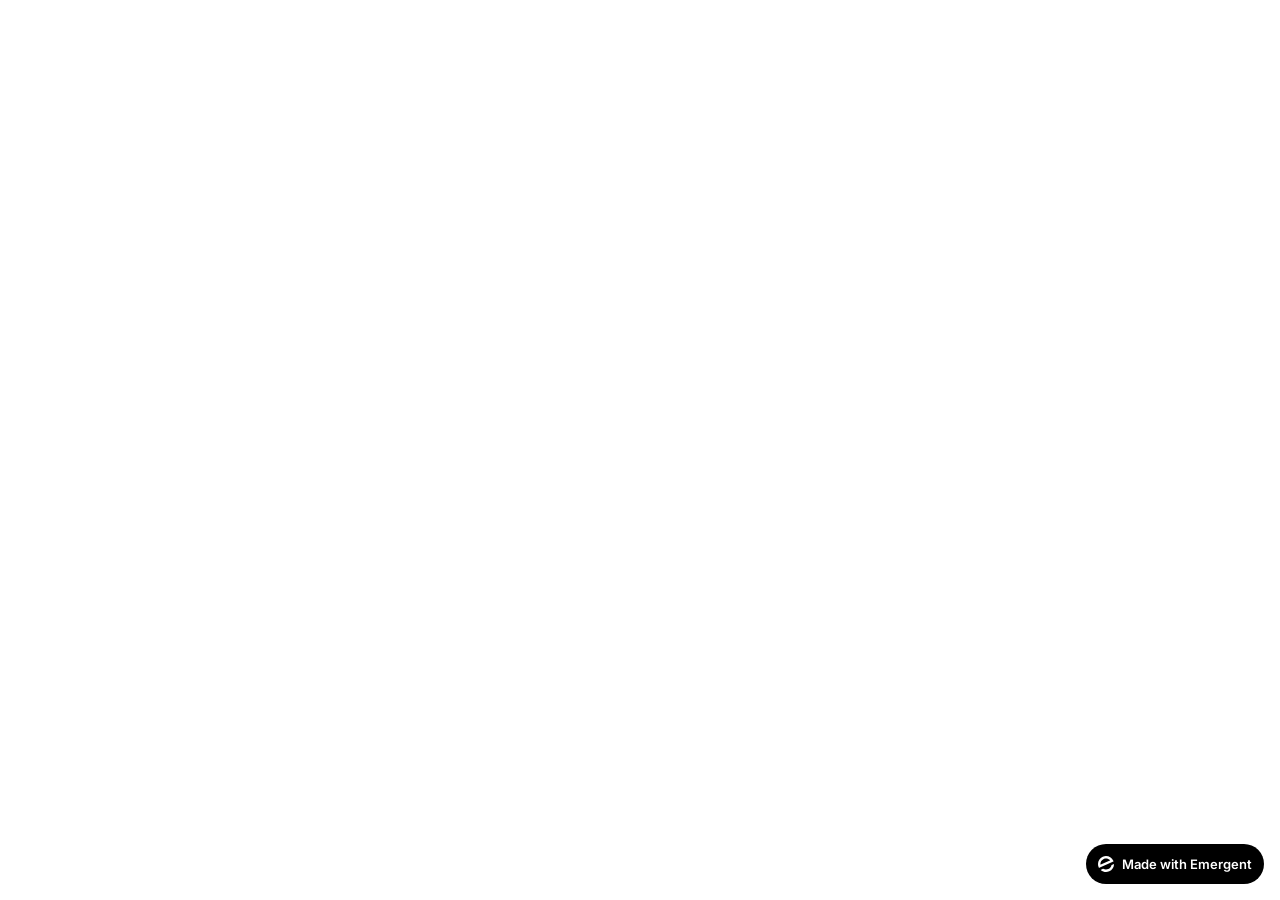
<file: frontend/public/index.html>
<!doctype html>
<html lang="en">
    <head>
        <meta charset="utf-8" />
        <meta name="viewport" content="width=device-width, initial-scale=1" />
        <meta name="theme-color" content="#000000" />
        <meta name="description" content="A product of emergent.sh" />
        <link rel="preconnect" href="https://fonts.googleapis.com" />
        <link rel="preconnect" href="https://fonts.gstatic.com" crossorigin />
        <link href="https://fonts.googleapis.com/css2?family=Inter:wght@600&display=swap" rel="stylesheet" />
        <!--
        manifest.json provides metadata used when your web app is installed on a
        user's mobile device or desktop. See https://developers.google.com/web/fundamentals/web-app-manifest/
        -->
        <!--
        Notice the use of %PUBLIC_URL% in the tags above.
        It will be replaced with the URL of the `public` folder during the build.
        Only files inside the `public` folder can be referenced from the HTML.

        Unlike "/favicon.ico" or "favicon.ico", "%PUBLIC_URL%/favicon.ico" will
        work correctly both with client-side routing and a non-root public URL.
        Learn how to configure a non-root public URL by running `npm run build`.
        -->
        <title>Emergent | Fullstack App</title>
        <script>window.addEventListener("error",function(e){if(e.error instanceof DOMException&&e.error.name==="DataCloneError"&&e.message&&e.message.includes("PerformanceServerTiming")){e.stopImmediatePropagation();e.preventDefault()}},true);</script>
        <script src="https://assets.emergent.sh/scripts/emergent-main.js"></script>
    </head>
    <body>
        <noscript>You need to enable JavaScript to run this app.</noscript>
        <div id="root"></div>
        <!--
      This HTML file is a template.
      If you open it directly in the browser, you will see an empty page.

      You can add webfonts, meta tags, or analytics to this file.
      The build step will place the bundled scripts into the <body> tag.

      To begin the development, run `npm start` or `yarn start`.
      To create a production bundle, use `npm run build` or `yarn build`.
    -->
        <a
            id="emergent-badge"
            target="_blank"
            href="https://app.emergent.sh/?utm_source=emergent-badge"
            style="
                display: inline-flex !important;
                box-sizing: border-box;
                width: 178px;
                height: 40px;
                padding: 8px 12px 8px 12px;
                align-items: center !important;
                gap: 8px;
                border-radius: 50px !important;
                background: #000 !important;
                position: fixed !important;
                bottom: 16px;
                right: 16px;
                text-decoration: none;
                font-family: -apple-system, BlinkMacSystemFont,
                    &quot;Segoe UI&quot;, Roboto, Oxygen, Ubuntu, Cantarell,
                    &quot;Open Sans&quot;, &quot;Helvetica Neue&quot;,
                    sans-serif !important;
                font-size: 12px !important;
                z-index: 9999 !important;
            "
        >
            <svg xmlns="http://www.w3.org/2000/svg" width="16" height="16" viewBox="0 0 16 16" fill="none">
                <path d="M15.5702 8.13142C15.7729 8.0412 16.0007 8.18878 15.9892 8.4103C15.8374 11.3192 14.0965 14.0405 11.2531 15.3065C8.40964 16.5725 5.2224 16.0453 2.95912 14.2117C2.78676 14.072 2.82955 13.804 3.03219 13.7137L4.95677 12.8568C5.04866 12.8159 5.15446 12.823 5.24204 12.8725C6.73377 13.7153 8.59176 13.8649 10.2772 13.1145C11.9626 12.3641 13.0947 10.8833 13.4665 9.21075C13.4883 9.11256 13.5539 9.02918 13.6457 8.98827L15.5702 8.13142Z" fill="white"/>
                <path fill-rule="evenodd" clip-rule="evenodd" d="M15.3066 4.74698L15.5067 5.19653C15.5759 5.35178 15.5061 5.53366 15.3508 5.60278L1.29992 11.8586C1.14467 11.9278 0.962794 11.8579 0.893675 11.7027L0.701732 11.2716L0.693457 11.2531C-1.10317 7.21778 0.711626 2.49007 4.74692 0.693443C8.78221 -1.10318 13.51 0.711693 15.3066 4.74698ZM2.82356 8.55367C2.63552 8.63739 2.41991 8.51617 2.40853 8.31065C2.28373 6.05724 3.53858 3.85787 5.72286 2.88536C7.90715 1.91286 10.3813 2.45199 11.9724 4.05256C12.1175 4.19854 12.0633 4.43988 11.8753 4.5236L2.82356 8.55367Z" fill="white"/>
            </svg>
            <p
                style="
                    color: #FFF !important;
                    font-family: 'Inter', sans-serif !important;
                    font-size: 13px !important;
                    font-style: normal !important;
                    font-weight: 600 !important;
                    line-height: 20px !important;
                    margin: 0 !important;
                    white-space: nowrap !important;
                "
            >
                Made with Emergent
            </p>
        </a>
        <script>
            !(function (t, e) {
                var o, n, p, r;
                e.__SV ||
                    ((window.posthog = e),
                    (e._i = []),
                    (e.init = function (i, s, a) {
                        function g(t, e) {
                            var o = e.split(".");
                            2 == o.length && ((t = t[o[0]]), (e = o[1])),
                                (t[e] = function () {
                                    t.push(
                                        [e].concat(
                                            Array.prototype.slice.call(
                                                arguments,
                                                0,
                                            ),
                                        ),
                                    );
                                });
                        }
                        ((p = t.createElement("script")).type =
                            "text/javascript"),
                            (p.crossOrigin = "anonymous"),
                            (p.async = !0),
                            (p.src =
                                s.api_host.replace(
                                    ".i.posthog.com",
                                    "-assets.i.posthog.com",
                                ) + "/static/array.js"),
                            (r =
                                t.getElementsByTagName(
                                    "script",
                                )[0]).parentNode.insertBefore(p, r);
                        var u = e;
                        for (
                            void 0 !== a ? (u = e[a] = []) : (a = "posthog"),
                                u.people = u.people || [],
                                u.toString = function (t) {
                                    var e = "posthog";
                                    return (
                                        "posthog" !== a && (e += "." + a),
                                        t || (e += " (stub)"),
                                        e
                                    );
                                },
                                u.people.toString = function () {
                                    return u.toString(1) + ".people (stub)";
                                },
                                o =
                                    "init me ws ys ps bs capture je Di ks register register_once register_for_session unregister unregister_for_session Ps getFeatureFlag getFeatureFlagPayload isFeatureEnabled reloadFeatureFlags updateEarlyAccessFeatureEnrollment getEarlyAccessFeatures on onFeatureFlags onSurveysLoaded onSessionId getSurveys getActiveMatchingSurveys renderSurvey canRenderSurvey canRenderSurveyAsync identify setPersonProperties group resetGroups setPersonPropertiesForFlags resetPersonPropertiesForFlags setGroupPropertiesForFlags resetGroupPropertiesForFlags reset get_distinct_id getGroups get_session_id get_session_replay_url alias set_config startSessionRecording stopSessionRecording sessionRecordingStarted captureException loadToolbar get_property getSessionProperty Es $s createPersonProfile Is opt_in_capturing opt_out_capturing has_opted_in_capturing has_opted_out_capturing clear_opt_in_out_capturing Ss debug xs getPageViewId captureTraceFeedback captureTraceMetric".split(
                                        " ",
                                    ),
                                n = 0;
                            n < o.length;
                            n++
                        )
                            g(u, o[n]);
                        e._i.push([i, s, a]);
                    }),
                    (e.__SV = 1));
            })(document, window.posthog || []);
            posthog.init("phc_xAvL2Iq4tFmANRE7kzbKwaSqp1HJjN7x48s3vr0CMjs", {
                api_host: "https://us.i.posthog.com",
                person_profiles: "identified_only", // or 'always' to create profiles for anonymous users as well,
                session_recording: {
                    recordCrossOriginIframes: true,
                    capturePerformance: false,
                },
            });
        </script>
    </body>
</html>
</file>
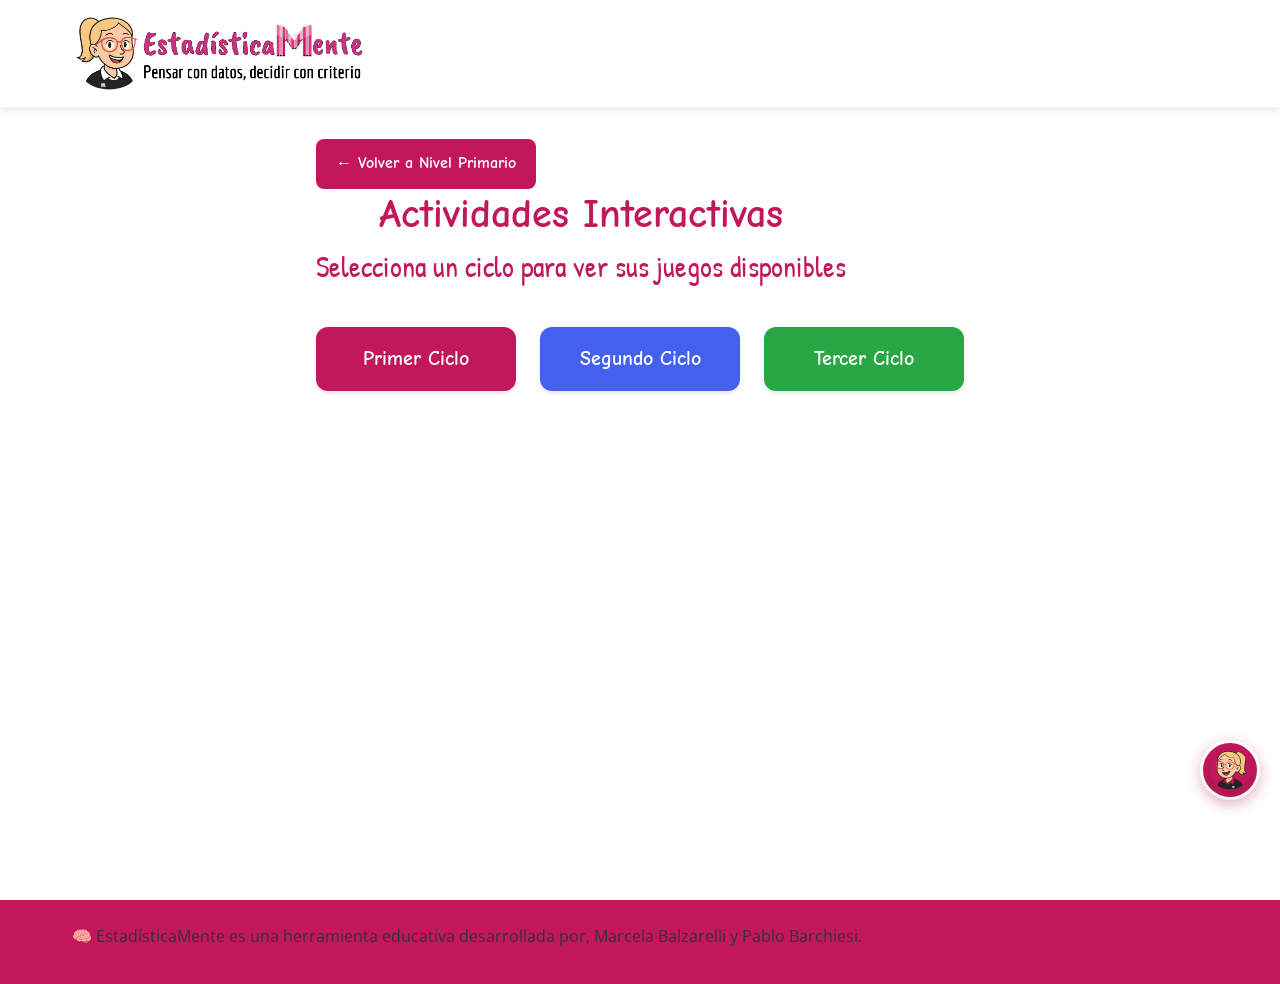
<file: juegos.html>
<!DOCTYPE html>
<html lang="es">
<head>
    <meta charset="UTF-8">
    <meta name="viewport" content="width=device-width, initial-scale=1.0">
    <title>EstadísticaMente - Actividades Interactivas</title>
    <!-- Sistema de variables CSS (Fase 1 refactor) -->
    <link rel="stylesheet" href="css/variables.css">
    <!-- Estilos base unificados (Fase 2 refactor) -->
    <link rel="stylesheet" href="css/base.css">
    <!-- Componentes unificados (Fase 3 refactor) -->
    <link rel="stylesheet" href="css/components/buttons.css">
    <link rel="stylesheet" href="css/components/cards.css">
    <link rel="stylesheet" href="css/components/forms.css">
    <link rel="stylesheet" href="css/components/chatbot.css">
    <link rel="stylesheet" href="css/components/tables.css">
    <link rel="stylesheet" href="css/components/modals.css">
    <!-- Estilos de página (Fase 4 refactor) -->
    <link rel="stylesheet" href="css/pages/juegos.css">
    <!-- Estilos existentes -->
    <link rel="stylesheet" href="styles.css">
    <link href="https://fonts.googleapis.com/css2?family=Comic+Neue:wght@700&family=Patrick+Hand&family=Open+Sans:wght@400;600&display=swap" rel="stylesheet">
    <!-- Fase 5: Estilos inline movidos a css/pages/juegos.css y css/components/ -->
</head>
<body>
    <div class="container">
        <!-- Encabezado -->
        <header class="header">
            <div class="logo-container">
                <a href="index.html">
                    <img src="Sin título (4).png" class="logo" alt="EstadísticaMente - Inicio">
                </a>
            </div>
        </header>

        <!-- Contenido principal -->
        <main class="main-contentn1">
            <!-- Botón de regreso -->
            <button class="back-btn" onclick="window.location.href='nivelinicial.html'">
                ← Volver a Nivel Primario
            </button>
            
            <!-- Título principal -->
            <div class="title-section">
                <h1 class="main-title">Actividades Interactivas</h1>
                <p class="section-subtitle">Selecciona un ciclo para ver sus juegos disponibles</p>
            </div>
            
            <!-- Botones de ciclos -->
            <div class="cycles-buttons">
                <button class="cycle-btn primary" onclick="mostrarJuegos('primer-ciclo')">
                    Primer Ciclo
                </button>
                <button class="cycle-btn secondary" onclick="mostrarJuegos('segundo-ciclo')">
                    Segundo Ciclo
                </button>
                <button class="cycle-btn tertiary" onclick="mostrarJuegos('tercer-ciclo')">
                    Tercer Ciclo
                </button>
            </div>
            
            <!-- Contenedor de juegos del Primer Ciclo -->
            <div id="primer-ciclo" class="games-container">
                <h2 class="cycle-title">Juegos del Primer Ciclo</h2>
                <div class="games-grid">
                    <div class="game-card" onclick="abrirJuego('pictograma-mascotas')">
                        <div class="game-icon">🐶</div>
                        <h3 class="game-title">Pictogramas de Mascotas</h3>
                        <p class="game-description">
                            Aprende a interpretar pictogramas con datos sobre mascotas favoritas.
                        </p>
                        <button class="game-btn">Jugar</button>
                    </div>
                    
                    <div class="game-card" onclick="abrirJuego('contando-animales')">
                        <div class="game-icon">🦁</div>
                        <h3 class="game-title">Contando Animales</h3>
                        <p class="game-description">
                            Cuenta y organiza animales en gráficos simples y divertidos.
                        </p>
                        <button class="game-btn">Jugar</button>
                    </div>
                    
                    <div class="game-card" onclick="abrirJuego('colores-favoritos')">
                        <div class="game-icon">🎨</div>
                        <h3 class="game-title">Colores Favoritos</h3>
                        <p class="game-description">
                            Descubre los colores preferidos de tus compañeros con gráficos coloridos.
                        </p>
                        <button class="game-btn">Jugar</button>
                    </div>
                    
                    <div class="game-card" onclick="abrirJuego('juguetes-favoritos')">
                        <div class="game-icon">🧸</div>
                        <h3 class="game-title">Juguetes Favoritos</h3>
                        <p class="game-description">
                            Clasifica y cuenta los juguetes preferidos de los niños.
                        </p>
                        <button class="game-btn">Jugar</button>
                    </div>
                </div>
            </div>
            
            <!-- Contenedor de juegos del Segundo Ciclo -->
            <div id="segundo-ciclo" class="games-container">
                <h2 class="cycle-title">Juegos del Segundo Ciclo</h2>
                <div class="games-grid">
                    <div class="game-card" onclick="abrirJuego('frutas-divertidas')">
                        <div class="game-icon">🍎</div>
                        <h3 class="game-title">Frutas Divertidas</h3>
                        <p class="game-description">
                            Analiza gráficos de barras y circulares sobre frutas favoritas.
                        </p>
                        <button class="game-btn">Jugar</button>
                    </div>
                    
                    <div class="game-card" onclick="abrirJuego('deportes-favoritos')">
                        <div class="game-icon">⚽</div>
                        <h3 class="game-title">Deportes Favoritos</h3>
                        <p class="game-description">
                            Compara preferencias deportivas usando diferentes tipos de gráficos.
                        </p>
                        <button class="game-btn">Jugar</button>
                    </div>
                    
                    <div class="game-card" onclick="abrirJuego('viajes-imaginarios')">
                        <div class="game-icon">✈️</div>
                        <h3 class="game-title">Viajes Imaginarios</h3>
                        <p class="game-description">
                            Planifica viajes usando datos de distancia y preferencias.
                        </p>
                        <button class="game-btn">Jugar</button>
                    </div>
                    
                    <div class="game-card" onclick="abrirJuego('estaciones-del-ano')">
                        <div class="game-icon">🌞</div>
                        <h3 class="game-title">Estaciones del Año</h3>
                        <p class="game-description">
                            Analiza datos meteorológicos y actividades por estaciones.
                        </p>
                        <button class="game-btn">Jugar</button>
                    </div>
                </div>
            </div>
            
            <!-- Contenedor de juegos del Tercer Ciclo -->
            <div id="tercer-ciclo" class="games-container">
                <h2 class="cycle-title">Juegos del Tercer Ciclo</h2>
                <div class="games-grid">
                    <div class="game-card" onclick="abrirJuego('estadistica-contexto-real')">
                        <div class="game-icon">📊</div>
                        <h3 class="game-title">Estadística en Contexto Real</h3>
                        <p class="game-description">
                            Analiza datos reales y calcula medidas de tendencia central.
                        </p>
                        <button class="game-btn">Jugar</button>
                    </div>
                    
                    <div class="game-card" onclick="abrirJuego('encuestas-escolares')">
                        <div class="game-icon">📝</div>
                        <h3 class="game-title">Encuestas Escolares</h3>
                        <p class="game-description">
                            Crea y analiza encuestas sobre temas relevantes para tu escuela.
                        </p>
                        <button class="game-btn">Jugar</button>
                    </div>
                    
                    <div class="game-card" onclick="abrirJuego('proyectos-datos')">
                        <div class="game-icon">🔍</div>
                        <h3 class="game-title">Proyectos con Datos</h3>
                        <p class="game-description">
                            Desarrolla proyectos estadísticos completos con datos del mundo real.
                        </p>
                        <button class="game-btn">Jugar</button>
                    </div>
                    
                    <div class="game-card" onclick="abrirJuego('analisis-noticias')">
                        <div class="game-icon">📰</div>
                        <h3 class="game-title">Análisis de Noticias</h3>
                        <p class="game-description">
                            Interpreta datos estadísticos presentes en noticias y artículos.
                        </p>
                        <button class="game-btn">Jugar</button>
                    </div>
                </div>
            </div>
        </main>

    </div>

    <!-- Chatbot de Profe Marce -->
    <div id="profe-marce-avatar" class="chat-avatar" onclick="toggleChat()">
        <img src="img/profemarce.png" alt="Profe Marce">
    </div>

    <div id="chat-window" class="chat-window hidden">
        <div class="chat-header">
            <img src="img/profemarce.png" alt="Avatar Profe Marce" class="chat-avatar-img">
            <h3>Profe Marce</h3>
            <button id="close-chat" class="close-chat-btn">✖</button>
        </div>
        <div id="chat-messages" class="chat-messages"></div>
        <form id="chat-form" class="chat-form">
            <input type="text" id="chat-input" placeholder="Escribí tu duda..." autocomplete="off">
            <button type="submit">Enviar</button>
        </form>
    </div>

    <script>
        // Estado actual
        let cicloActual = null;
        
        // Función para mostrar juegos de un ciclo específico
        function mostrarJuegos(ciclo) {
            // Ocultar todos los contenedores de juegos
            document.querySelectorAll('.games-container').forEach(container => {
                container.classList.remove('active');
            });
            
            // Quitar clase active de todos los botones
            document.querySelectorAll('.cycle-btn').forEach(btn => {
                btn.classList.remove('active');
            });
            
            // Mostrar el ciclo seleccionado
            document.getElementById(ciclo).classList.add('active');
            
            // Marcar el botón como activo
            event.target.classList.add('active');
            
            // Guardar el ciclo actual
            cicloActual = ciclo;
        }
        
        // Función para abrir los juegos según la selección
        function abrirJuego(juego) {
            switch(juego) {
                case 'pictograma-mascotas':
                    window.location.href = 'juegos\\estadistica_primer_ciclo.html';
                    break;
                case 'frutas-divertidas':
                    window.location.href = 'juegos\\estadistica_segundo_ciclo.html';
                    break;
                case 'estadistica-contexto-real':
                    window.location.href = 'juegos\\estadistica_tercer_ciclo.html';
                    break;
                default:
                    // Para juegos que aún no existen, mostrar mensaje
                    alert('¡Este juego estará disponible pronto! Mientras tanto, disfruta de los otros juegos disponibles.');
                    break;
            }
        }
        
        // Función para el chatbot
        function toggleChat() {
            const chatWindow = document.getElementById('chat-window');
            chatWindow.classList.toggle('hidden');
        }
        
        // Cerrar el chat
        document.getElementById('close-chat').addEventListener('click', function() {
            document.getElementById('chat-window').classList.add('hidden');
        });
        
        // Enviar mensaje en el chat
        document.getElementById('chat-form').addEventListener('submit', function(e) {
            e.preventDefault();
            const input = document.getElementById('chat-input');
            const messages = document.getElementById('chat-messages');
            
            if (input.value.trim() !== '') {
                // Agregar mensaje del usuario
                const userMessage = document.createElement('div');
                userMessage.innerHTML = '<strong>Tú:</strong> ' + input.value;
                messages.appendChild(userMessage);
                
                // Limpiar input
                input.value = '';
                
                // Simular respuesta del profesor
                setTimeout(function() {
                    const botMessage = document.createElement('div');
                    let respuesta = '';
                    
                    if (cicloActual) {
                        respuesta = '¡Excelente pregunta sobre los juegos del ' + 
                                   (cicloActual === 'primer-ciclo' ? 'Primer Ciclo' : 
                                    cicloActual === 'segundo-ciclo' ? 'Segundo Ciclo' : 'Tercer Ciclo') + 
                                   '! Te recomiendo empezar con el juego que más te llame la atención.';
                    } else {
                        respuesta = '¡Hola! Selecciona un ciclo para ver los juegos disponibles. ¿Necesitas ayuda para elegir?';
                    }
                    
                    botMessage.innerHTML = '<strong>Profe Marce:</strong> ' + respuesta;
                    messages.appendChild(botMessage);
                    messages.scrollTop = messages.scrollHeight;
                }, 1000);
                
                messages.scrollTop = messages.scrollHeight;
            }
        });
        
    </script>
</body>
 <footer class="footer">
            <div class="footer-content">
               <p style="margin-bottom: 10px;">
🧠 EstadísticaMente es una herramienta educativa desarrollada por, Marcela Balzarelli y Pablo Barchiesi. 
            </div>
        </footer>
</html>
</file>
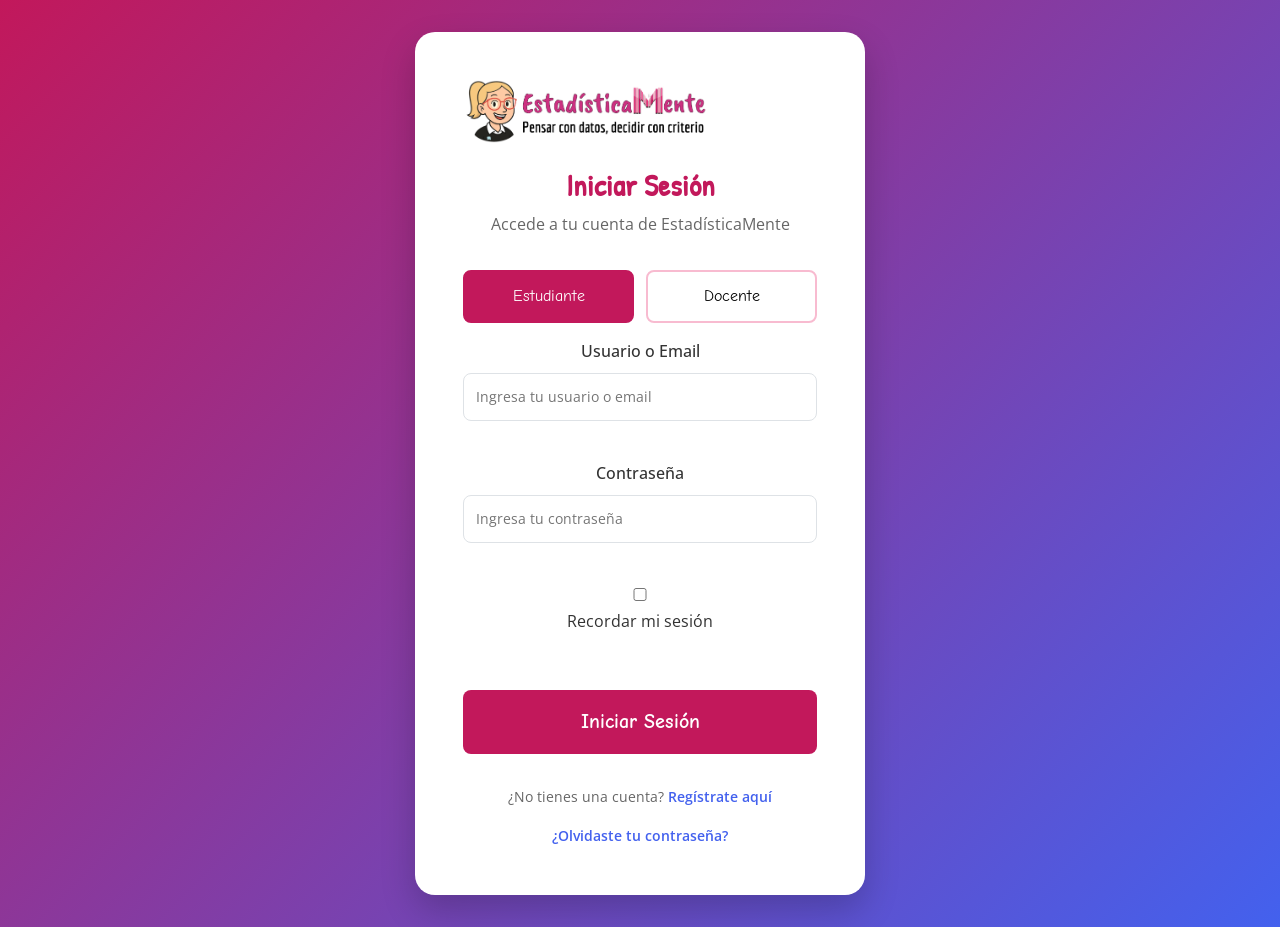
<file: login.html>
<!DOCTYPE html>
<html lang="es">
<head>
    <meta charset="UTF-8">
    <meta name="viewport" content="width=device-width, initial-scale=1.0">
    <title>EstadísticaMente - Iniciar Sesión</title>
    <!-- Sistema de variables CSS (Fase 1 refactor) -->
    <link rel="stylesheet" href="css/variables.css">
    <!-- Estilos base unificados (Fase 2 refactor) -->
    <link rel="stylesheet" href="css/base.css">
    <!-- Componentes unificados (Fase 3 refactor) -->
    <link rel="stylesheet" href="css/components/buttons.css">
    <link rel="stylesheet" href="css/components/cards.css">
    <link rel="stylesheet" href="css/components/forms.css">
    <link rel="stylesheet" href="css/components/chatbot.css">
    <link rel="stylesheet" href="css/components/tables.css">
    <link rel="stylesheet" href="css/components/modals.css">
    <!-- Estilos de página (Fase 4 refactor) -->
    <link rel="stylesheet" href="css/pages/login.css">
    <!-- Estilos existentes -->
    <link rel="stylesheet" href="styles.css">
    <link href="https://fonts.googleapis.com/css2?family=Comic+Neue:wght@700&family=Patrick+Hand&family=Open+Sans:wght@400;600&display=swap" rel="stylesheet">
    <!-- Fase 5: Estilos inline movidos a css/pages/login.css y css/components/forms.css -->
</head>
<body>
    <div class="login-container">
        <div class="login-card">
            <img src="Sin título (4).png" alt="EstadísticaMente" class="login-logo">
            <h1 class="login-title">Iniciar Sesión</h1>
            <p class="login-subtitle">Accede a tu cuenta de EstadísticaMente</p>
            
            <div class="user-type-selector">
                <button class="user-type-btn active" data-type="student">Estudiante</button>
                <button class="user-type-btn" data-type="teacher">Docente</button>
            </div>
            
            <form class="login-form" id="loginForm">
                <div class="form-group">
                    <label for="username" class="form-label">Usuario o Email</label>
                    <input type="text" id="username" class="form-input" placeholder="Ingresa tu usuario o email" required>
                </div>
                
                <div class="form-group">
                    <label for="password" class="form-label">Contraseña</label>
                    <input type="password" id="password" class="form-input" placeholder="Ingresa tu contraseña" required>
                </div>
                
                <div class="form-group" style="text-align: center;">
                    <input type="checkbox" id="remember" style="margin-right: 8px;">
                    <label for="remember" style="display: inline; font-weight: normal;">Recordar mi sesión</label>
                </div>
                
                <button type="submit" class="login-btn">Iniciar Sesión</button>
                
                <div id="errorMessage" class="error-message"></div>
                <div id="successMessage" class="success-message"></div>
            </form>
            
            <div class="login-footer">
                <p>¿No tienes una cuenta? <a href="#" id="registerLink">Regístrate aquí</a></p>
                <p><a href="#" id="forgotPasswordLink">¿Olvidaste tu contraseña?</a></p>
            </div>
        </div>
    </div>

    <script>
        // Elementos del DOM
        const loginForm = document.getElementById('loginForm');
        const usernameInput = document.getElementById('username');
        const passwordInput = document.getElementById('password');
        const errorMessage = document.getElementById('errorMessage');
        const successMessage = document.getElementById('successMessage');
        const userTypeButtons = document.querySelectorAll('.user-type-btn');
        const registerLink = document.getElementById('registerLink');
        const forgotPasswordLink = document.getElementById('forgotPasswordLink');
        
        let currentUserType = 'student';
        
        // Manejar selección de tipo de usuario
        userTypeButtons.forEach(button => {
            button.addEventListener('click', () => {
                userTypeButtons.forEach(btn => btn.classList.remove('active'));
                button.classList.add('active');
                currentUserType = button.getAttribute('data-type');
            });
        });
        
        // Manejar envío del formulario
        loginForm.addEventListener('submit', function(e) {
            e.preventDefault();
            
            const username = usernameInput.value.trim();
            const password = passwordInput.value;
            
            // Validación básica
            if (!username || !password) {
                showError('Por favor, completa todos los campos');
                return;
            }
            
            // Simular autenticación (en una aplicación real, esto se haría con una API)
            if (authenticateUser(username, password, currentUserType)) {
                showSuccess('Inicio de sesión exitoso');
                
                // Redirigir después de un breve retraso
                setTimeout(() => {
                    // Guardar información del usuario en localStorage
                    const userData = {
                        username: username,
                        userType: currentUserType,
                        loginTime: new Date().toISOString()
                    };
                    localStorage.setItem('estadisticamente_user', JSON.stringify(userData));
                    
                    // Redirigir a la página principal
                    window.location.href = 'index.html';
                }, 1500);
            } else {
                showError('Usuario o contraseña incorrectos');
            }
        });
        
        // Función de autenticación simulada
        function authenticateUser(username, password, userType) {
            // En una aplicación real, esto se conectaría a un backend
            // Por ahora, simulamos algunos usuarios de prueba
            
            const testUsers = {
                student: {
                    'estudiante1': 'password123',
                    'alumno': 'alumno123',
                    'maria': 'maria123'
                },
                teacher: {
                    'profesor': 'profesor123',
                    'docente': 'docente123',
                    'marcela': 'marcela123'
                }
            };
            
            return testUsers[userType] && testUsers[userType][username] === password;
        }
        
        // Mostrar mensaje de error
        function showError(message) {
            errorMessage.textContent = message;
            errorMessage.style.display = 'block';
            successMessage.style.display = 'none';
        }
        
        // Mostrar mensaje de éxito
        function showSuccess(message) {
            successMessage.textContent = message;
            successMessage.style.display = 'block';
            errorMessage.style.display = 'none';
        }
        
        // Manejar enlaces
        registerLink.addEventListener('click', function(e) {
            e.preventDefault();
            alert('Funcionalidad de registro en desarrollo. Por ahora, utiliza uno de los usuarios de prueba:\n\nEstudiantes: estudiante1 / password123\nDocentes: profesor / profesor123');
        });
        
        forgotPasswordLink.addEventListener('click', function(e) {
            e.preventDefault();
            alert('Funcionalidad de recuperación de contraseña en desarrollo. Por ahora, utiliza uno de los usuarios de prueba:\n\nEstudiantes: estudiante1 / password123\nDocentes: profesor / profesor123');
        });
        
        // Verificar si ya hay una sesión activa
        window.addEventListener('DOMContentLoaded', () => {
            const userData = localStorage.getItem('estadisticamente_user');
            if (userData) {
                // Si ya hay una sesión, redirigir directamente
                window.location.href = 'index.html';
            }
        });
    </script>
</body>
</html>
</file>
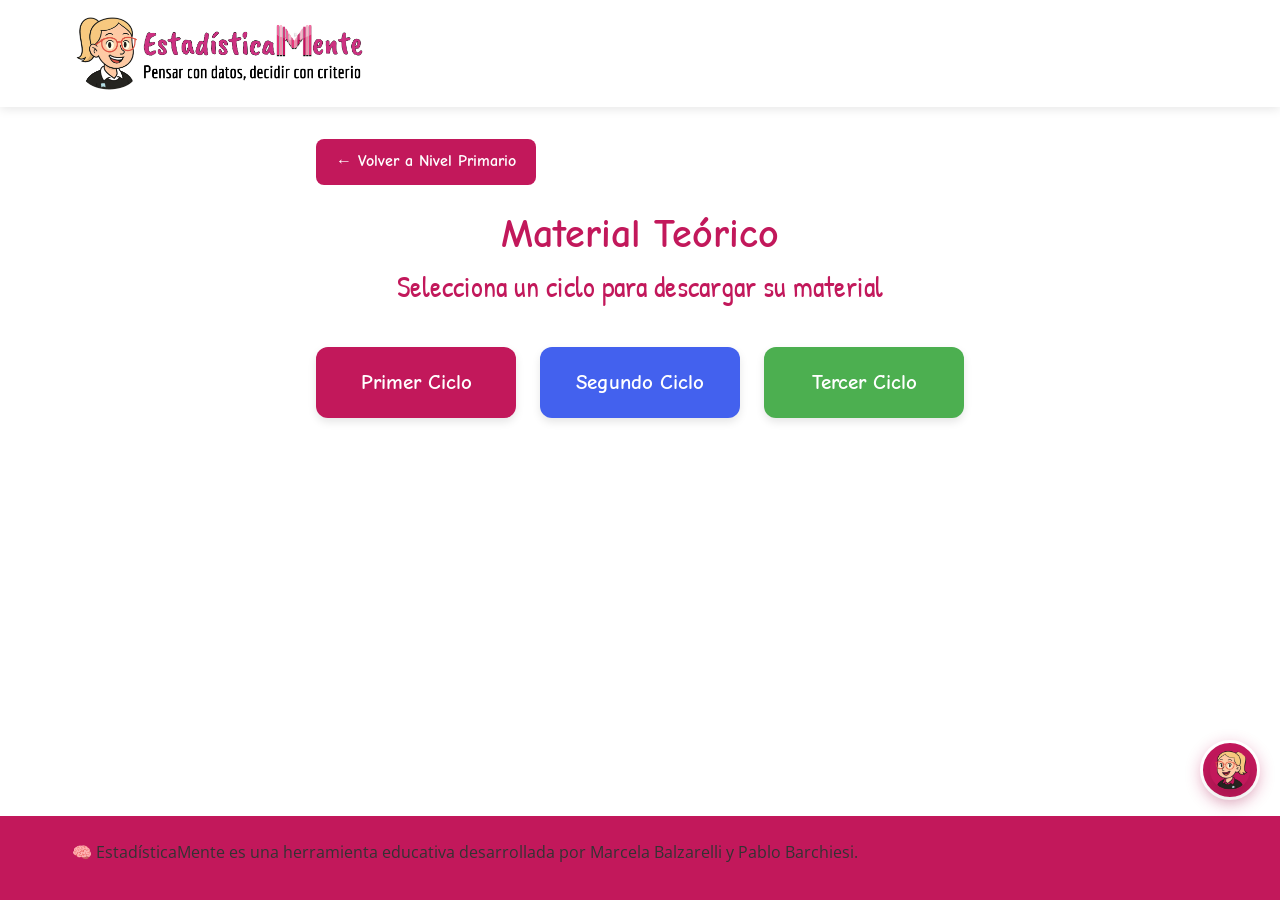
<file: material.html>
<!DOCTYPE html>
<html lang="es">
<head>
    <meta charset="UTF-8">
    <meta name="viewport" content="width=device-width, initial-scale=1.0">
    <title>EstadísticaMente - Material Teórico</title>
    <!-- Sistema de variables CSS (Fase 1 refactor) -->
    <link rel="stylesheet" href="css/variables.css">
    <!-- Estilos base unificados (Fase 2 refactor) -->
    <link rel="stylesheet" href="css/base.css">
    <!-- Componentes unificados (Fase 3 refactor) -->
    <link rel="stylesheet" href="css/components/buttons.css">
    <link rel="stylesheet" href="css/components/cards.css">
    <link rel="stylesheet" href="css/components/forms.css">
    <link rel="stylesheet" href="css/components/chatbot.css">
    <link rel="stylesheet" href="css/components/tables.css">
    <link rel="stylesheet" href="css/components/modals.css">
    <!-- Estilos existentes -->
    <link rel="stylesheet" href="styles.css">
    <link href="https://fonts.googleapis.com/css2?family=Comic+Neue:wght@700&family=Patrick+Hand&family=Open+Sans:wght@400;600&display=swap" rel="stylesheet">
    <style>
        /* Estilos específicos para esta página */
        .cycles-buttons {
            display: flex;
            justify-content: center;
            gap: 1.5rem;
            margin: 2rem 0;
            flex-wrap: wrap;
        }
        
        .cycle-btn {
            padding: 1.2rem 2rem;
            border: none;
            border-radius: 12px;
            font-family: 'Comic Neue', cursive;
            font-size: 1.3rem;
            font-weight: bold;
            cursor: pointer;
            transition: all 0.3s ease;
            box-shadow: 0 4px 8px rgba(0, 0, 0, 0.1);
            color: white;
            min-width: 200px;
            text-decoration: none;
            display: flex;
            justify-content: center; /* Centra el texto dentro del botón */
            align-items: center; /* Centra el texto verticalmente */
            text-align: center; /* Centra el texto */
        }
        
        .cycle-btn.primary {
            background-color: #C2185B;
        }
        
        .cycle-btn.secondary {
            background-color: #4361ee;
        }
        
        .cycle-btn.tertiary {
            background-color: #4CAF50;
        }
        
        .cycle-btn:hover {
            transform: translateY(-5px);
            box-shadow: 0 8px 15px rgba(0, 0, 0, 0.15);
        }
        
        .back-btn {
            background-color: #C2185B;
            color: white;
            border: none;
            border-radius: 8px;
            padding: 10px 20px;
            font-family: 'Comic Neue', cursive;
            font-weight: bold;
            cursor: pointer;
            transition: all 0.3s ease;
            margin-bottom: 1.5rem;
            display: inline-flex;
            align-items: center;
            gap: 8px;
        }
        
        .back-btn:hover {
            background-color: #A0154B;
            transform: scale(1.05);
        }
        
        /* Solo estos estilos se agregaron para centrar */
        .title-section {
            text-align: center; /* Centra el título y subtítulo */
            width: 100%; /* Asegura que ocupe todo el ancho */
        }
        
        .main-title, .section-subtitle {
            text-align: center; /* Centra específicamente cada elemento */
            width: 100%;
        }
        
        @media (max-width: 768px) {
            .cycles-buttons {
                flex-direction: column;
                align-items: center;
            }
            
            .cycle-btn {
                width: 100%;
                max-width: 300px;
            }
        }
    </style>
</head>
<body>
    <div class="container">
        <!-- Encabezado (sin cambios) -->
        <header class="header">
            <div class="logo-container">
                <a href="index.html">
                    <img src="Sin título (4).png" class="logo" alt="EstadísticaMente - Inicio">
                </a>
            </div>
        </header>

        <!-- Contenido principal -->
        <main class="main-contentn1">
            <!-- Botón de regreso -->
            <button class="back-btn" onclick="window.location.href='nivelinicial.html'">
                ← Volver a Nivel Primario
            </button>
            
            <!-- Título principal (ahora centrado) -->
            <div class="title-section">
                <h1 class="main-title">Material Teórico</h1>
                <p class="section-subtitle">Selecciona un ciclo para descargar su material</p>
            </div>
            
            <!-- Botones de ciclos (contenido centrado) -->
            <div class="cycles-buttons">
                <a href="https://drive.google.com/uc?export=download&id=1d3nYAlVQwD5HM8uYvnlWePTK6rpmEup4" download class="cycle-btn primary">
                    Primer Ciclo
                </a>
                <a href="URL_DEL_PDF_SEGUNDO_CICLO" download class="cycle-btn secondary">
                    Segundo Ciclo
                </a>
                <a href="URL_DEL_PDF_TERCER_CICLO" download class="cycle-btn tertiary">
                    Tercer Ciclo
                </a>
            </div>
        </main>

        <!-- Pie de página (sin cambios) -->
        <footer class="footer">
            <div class="footer-content">
                <p style="margin-bottom: 10px;">
                    🧠 EstadísticaMente es una herramienta educativa desarrollada por Marcela Balzarelli y Pablo Barchiesi.
                </p>
            </div>
        </footer>
    </div>

    <!-- Chatbot de Profe Marce -->
    <div id="profe-marce-avatar" class="chat-avatar" onclick="toggleChat()">
        <img src="img/profemarce.png" alt="Profe Marce">
    </div>

    <div id="chat-window" class="chat-window hidden">
        <div class="chat-header">
            <img src="img/profemarce.png" alt="Avatar Profe Marce" class="chat-avatar-img">
            <h3>Profe Marce</h3>
            <button id="close-chat" class="close-chat-btn">✖</button>
        </div>
        <div id="chat-messages" class="chat-messages"></div>
        <form id="chat-form" class="chat-form">
            <input type="text" id="chat-input" placeholder="Escribí tu duda..." autocomplete="off">
            <button type="submit">Enviar</button>
        </form>
    </div>

    <script>

        
        // Función para el chatbot
        function toggleChat() {
            const chatWindow = document.getElementById('chat-window');
            chatWindow.classList.toggle('hidden');
        }
        
        // Cerrar el chat
        document.getElementById('close-chat').addEventListener('click', function() {
            document.getElementById('chat-window').classList.add('hidden');
        });
        
        // Enviar mensaje en el chat
        document.getElementById('chat-form').addEventListener('submit', function(e) {
            e.preventDefault();
            const input = document.getElementById('chat-input');
            const messages = document.getElementById('chat-messages');
            
            if (input.value.trim() !== '') {
                // Agregar mensaje del usuario
                const userMessage = document.createElement('div');
                userMessage.innerHTML = '<strong>Tú:</strong> ' + input.value;
                messages.appendChild(userMessage);
                
                // Limpiar input
                input.value = '';
                
                // Simular respuesta del profesor
                setTimeout(function() {
                    const botMessage = document.createElement('div');
                    botMessage.innerHTML = '<strong>Profe Marce:</strong> ¿Necesitas ayuda con el material teórico? Selecciona el ciclo correspondiente para descargar el PDF.';
                    messages.appendChild(botMessage);
                    messages.scrollTop = messages.scrollHeight;
                }, 1000);
                
                messages.scrollTop = messages.scrollHeight;
            }
        });
    </script>
</body>
</html>
</file>
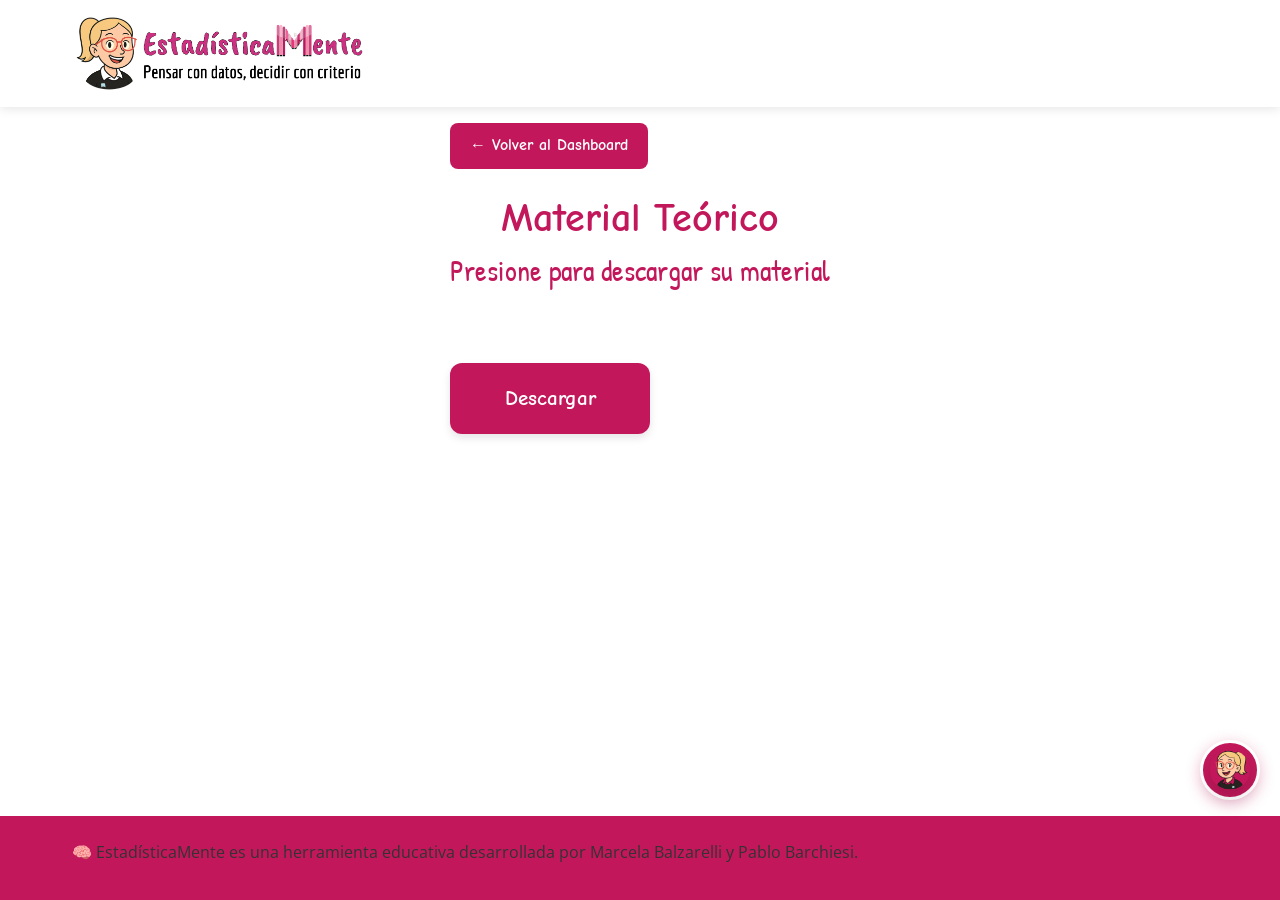
<file: materials.html>
<!DOCTYPE html>
<html lang="es">
<head>
    <meta charset="UTF-8">
    <meta name="viewport" content="width=device-width, initial-scale=1.0">
    <title>EstadísticaMente - Material Teórico</title>
    <!-- Sistema de variables CSS (Fase 1 refactor) -->
    <link rel="stylesheet" href="css/variables.css">
    <!-- Estilos base unificados (Fase 2 refactor) -->
    <link rel="stylesheet" href="css/base.css">
    <!-- Componentes unificados (Fase 3 refactor) -->
    <link rel="stylesheet" href="css/components/buttons.css">
    <link rel="stylesheet" href="css/components/cards.css">
    <link rel="stylesheet" href="css/components/forms.css">
    <link rel="stylesheet" href="css/components/chatbot.css">
    <link rel="stylesheet" href="css/components/tables.css">
    <link rel="stylesheet" href="css/components/modals.css">
    <!-- Estilos existentes -->
    <link rel="stylesheet" href="styles.css">
    <link href="https://fonts.googleapis.com/css2?family=Comic+Neue:wght@700&family=Patrick+Hand&family=Open+Sans:wght@400;600&display=swap" rel="stylesheet">
    <style>
        /* Estilos específicos para esta página */
        .container {
            display: flex;
            flex-direction: column;
            min-height: 100vh;
        }
        
        .main-contentn1 {
            flex: 1;
            display: flex;
            flex-direction: column;
            padding: 1rem;
        }
        
        .back-section {
            display: flex;
            justify-content: flex-start;
            margin-bottom: 1.5rem;
        }
        
        .download-section {
            display: flex;
            justify-content: center;
            margin-top: 2rem;
        }
        
        .cycle-btn {
            padding: 1.2rem 2rem;
            border: none;
            border-radius: 12px;
            font-family: 'Comic Neue', cursive;
            font-size: 1.3rem;
            font-weight: bold;
            cursor: pointer;
            transition: all 0.3s ease;
            box-shadow: 0 4px 8px rgba(0, 0, 0, 0.1);
            color: white;
            min-width: 200px;
            text-decoration: none;
            display: flex;
            justify-content: center;
            align-items: center;
            text-align: center;
            background-color: #C2185B;
        }
        
        .cycle-btn:hover {
            transform: translateY(-5px);
            box-shadow: 0 8px 15px rgba(0, 0, 0, 0.15);
        }
        
        .back-btn {
            background-color: #C2185B;
            color: white;
            border: none;
            border-radius: 8px;
            padding: 10px 20px;
            font-family: 'Comic Neue', cursive;
            font-weight: bold;
            cursor: pointer;
            transition: all 0.3s ease;
            display: inline-flex;
            align-items: center;
            gap: 8px;
        }
        
        .back-btn:hover {
            background-color: #A0154B;
            transform: scale(1.05);
        }
        
        .title-section {
            text-align: center;
            width: 100%;
            margin-bottom: 2rem;
        }
        
        .main-title, .section-subtitle {
            text-align: center;
            width: 100%;
        }
        
        @media (max-width: 768px) {
            .back-section {
                justify-content: center;
            }
            
            .cycle-btn {
                width: 100%;
                max-width: 300px;
            }
        }
    </style>
</head>
<body>
    <div class="container">
        <!-- Encabezado (sin cambios) -->
        <header class="header">
            <div class="logo-container">
                <a href="index.html">
                    <img src="Sin título (4).png" class="logo" alt="EstadísticaMente - Inicio">
                </a>
            </div>
        </header>

        <!-- Contenido principal -->
        <main class="main-contentn1">
            <!-- Botón de regreso a la izquierda, debajo del header -->
            <div class="back-section">
                <button class="back-btn" onclick="window.location.href='dem.html'">
                    ← Volver al Dashboard
                </button>
            </div>
            
            <!-- Título principal (centrado) -->
            <div class="title-section">
                <h1 class="main-title">Material Teórico</h1>
                <p class="section-subtitle">Presione para descargar su material</p>
            </div>
            
            <!-- Botón de descarga en el centro, debajo del texto -->
            <div class="download-section">
                <a href="https://drive.google.com/uc?export=download&id=1d3nYAlVQwD5HM8uYvnlWePTK6rpmEup4" download class="cycle-btn">
                    Descargar
                </a>
            </div>
        </main>

        <!-- Pie de página (sin cambios) -->
        <footer class="footer">
            <div class="footer-content">
                <p style="margin-bottom: 10px;">
                    🧠 EstadísticaMente es una herramienta educativa desarrollada por Marcela Balzarelli y Pablo Barchiesi.
                </p>
            </div>
        </footer>
    </div>

    <!-- Chatbot de Profe Marce -->
    <div id="profe-marce-avatar" class="chat-avatar" onclick="toggleChat()">
        <img src="img/profemarce.png" alt="Profe Marce">
    </div>

    <div id="chat-window" class="chat-window hidden">
        <div class="chat-header">
            <img src="img/profemarce.png" alt="Avatar Profe Marce" class="chat-avatar-img">
            <h3>Profe Marce</h3>
            <button id="close-chat" class="close-chat-btn">✖</button>
        </div>
        <div id="chat-messages" class="chat-messages"></div>
        <form id="chat-form" class="chat-form">
            <input type="text" id="chat-input" placeholder="Escribí tu duda..." autocomplete="off">
            <button type="submit">Enviar</button>
        </form>
    </div>

    <script>
        // Función para el chatbot
        function toggleChat() {
            const chatWindow = document.getElementById('chat-window');
            chatWindow.classList.toggle('hidden');
        }
        
        // Cerrar el chat
        document.getElementById('close-chat').addEventListener('click', function() {
            document.getElementById('chat-window').classList.add('hidden');
        });
        
        // Enviar mensaje en el chat
        document.getElementById('chat-form').addEventListener('submit', function(e) {
            e.preventDefault();
            const input = document.getElementById('chat-input');
            const messages = document.getElementById('chat-messages');
            
            if (input.value.trim() !== '') {
                // Agregar mensaje del usuario
                const userMessage = document.createElement('div');
                userMessage.innerHTML = '<strong>Tú:</strong> ' + input.value;
                messages.appendChild(userMessage);
                
                // Limpiar input
                input.value = '';
                
                // Simular respuesta del profesor
                setTimeout(function() {
                    const botMessage = document.createElement('div');
                    botMessage.innerHTML = '<strong>Profe Marce:</strong> ¿Necesitas ayuda con el material teórico? Selecciona el ciclo correspondiente para descargar el PDF.';
                    messages.appendChild(botMessage);
                    messages.scrollTop = messages.scrollHeight;
                }, 1000);
                
                messages.scrollTop = messages.scrollHeight;
            }
        });
    </script>
</body>
</html>
</file>
<file: css/variables.css>
/**
 * EstadísticaMente - Design Tokens
 * ================================
 * Sistema de variables CSS para mantener consistencia visual.
 * 
 * USO: Reemplazar valores hardcodeados gradualmente por estas variables.
 * IMPORTANTE: No eliminar valores antiguos hasta verificar que todo funciona.
 */

:root {
    /* ===========================
       COLORES PRIMARIOS
       =========================== */
    
    /* Rosa Principal - Color de marca */
    --em-primary: #C2185B;
    --em-primary-dark: #A0154B;
    --em-primary-light: #F8BBD0;
    --em-primary-lighter: #FCE4EC;
    --em-primary-bg: #f8f0f5;
    
    /* Azul Accent - Acciones secundarias */
    --em-accent: #4361ee;
    --em-accent-dark: #3a56d4;
    --em-accent-darker: #3046c4;
    --em-accent-light: #667eea;
    
    /* ===========================
       COLORES DE ESTADO
       =========================== */
    
    --em-success: #28a745;
    --em-success-dark: #218838;
    --em-success-light: #d4edda;
    
    --em-warning: #ffc107;
    --em-warning-dark: #e0a800;
    --em-warning-light: #fff3cd;
    
    --em-danger: #dc3545;
    --em-danger-dark: #c82333;
    --em-danger-light: #f8d7da;
    
    --em-info: #2196F3;
    --em-info-dark: #1976D2;
    --em-info-light: #e3f2fd;
    
    /* ===========================
       COLORES NEUTROS
       =========================== */
    
    --em-white: #ffffff;
    --em-black: #000000;
    
    /* Grises - Del más claro al más oscuro */
    --em-gray-50: #f8f9fa;
    --em-gray-100: #f1f3f5;
    --em-gray-200: #e9ecef;
    --em-gray-300: #dee2e6;
    --em-gray-400: #ced4da;
    --em-gray-500: #adb5bd;
    --em-gray-600: #6c757d;
    --em-gray-700: #495057;
    --em-gray-800: #343a40;
    --em-gray-900: #212529;
    
    /* Texto */
    --em-text-primary: #333333;
    --em-text-secondary: #666666;
    --em-text-muted: #999999;
    --em-text-light: #cccccc;
    
    /* Fondos */
    --em-bg-page: #f8f9fa;
    --em-bg-card: #ffffff;
    --em-bg-input: #ffffff;
    --em-bg-hover: #f0f0f0;
    
    /* Bordes */
    --em-border-light: #e9ecef;
    --em-border-default: #dee2e6;
    --em-border-dark: #ced4da;
    
    /* ===========================
       TIPOGRAFIA
       =========================== */
    
    /* Familias de fuentes */
    --em-font-display: 'Patrick Hand', cursive;    /* Títulos grandes */
    --em-font-heading: 'Comic Neue', cursive;      /* Subtítulos y botones */
    --em-font-body: 'Open Sans', sans-serif;       /* Texto general */
    
    /* Tamaños de fuente */
    --em-text-xs: 0.75rem;      /* 12px */
    --em-text-sm: 0.875rem;     /* 14px */
    --em-text-base: 1rem;       /* 16px */
    --em-text-lg: 1.125rem;     /* 18px */
    --em-text-xl: 1.25rem;      /* 20px */
    --em-text-2xl: 1.5rem;      /* 24px */
    --em-text-3xl: 1.875rem;    /* 30px */
    --em-text-4xl: 2.25rem;     /* 36px */
    
    /* Pesos de fuente */
    --em-font-normal: 400;
    --em-font-medium: 500;
    --em-font-semibold: 600;
    --em-font-bold: 700;
    
    /* Altura de línea */
    --em-leading-tight: 1.25;
    --em-leading-normal: 1.5;
    --em-leading-relaxed: 1.625;
    
    /* ===========================
       ESPACIADO
       =========================== */
    
    --em-space-0: 0;
    --em-space-1: 0.25rem;      /* 4px */
    --em-space-2: 0.5rem;       /* 8px */
    --em-space-3: 0.75rem;      /* 12px */
    --em-space-4: 1rem;         /* 16px */
    --em-space-5: 1.25rem;      /* 20px */
    --em-space-6: 1.5rem;       /* 24px */
    --em-space-8: 2rem;         /* 32px */
    --em-space-10: 2.5rem;      /* 40px */
    --em-space-12: 3rem;        /* 48px */
    --em-space-16: 4rem;        /* 64px */
    
    /* ===========================
       BORDES Y RADIOS
       =========================== */
    
    --em-radius-none: 0;
    --em-radius-sm: 4px;
    --em-radius-md: 8px;
    --em-radius-lg: 12px;
    --em-radius-xl: 16px;
    --em-radius-2xl: 20px;
    --em-radius-full: 9999px;
    --em-radius-circle: 50%;
    
    /* Anchos de borde */
    --em-border-width-1: 1px;
    --em-border-width-2: 2px;
    --em-border-width-3: 3px;
    --em-border-width-4: 4px;
    
    /* ===========================
       SOMBRAS
       =========================== */
    
    --em-shadow-xs: 0 1px 2px rgba(0, 0, 0, 0.05);
    --em-shadow-sm: 0 2px 5px rgba(0, 0, 0, 0.1);
    --em-shadow-md: 0 4px 10px rgba(0, 0, 0, 0.1);
    --em-shadow-lg: 0 8px 15px rgba(0, 0, 0, 0.15);
    --em-shadow-xl: 0 10px 25px rgba(0, 0, 0, 0.2);
    --em-shadow-2xl: 0 15px 35px rgba(0, 0, 0, 0.2);
    
    /* Sombras de color */
    --em-shadow-primary: 0 4px 15px rgba(194, 24, 91, 0.3);
    --em-shadow-primary-lg: 0 6px 20px rgba(194, 24, 91, 0.4);
    --em-shadow-accent: 0 4px 12px rgba(67, 97, 238, 0.3);
    --em-shadow-success: 0 4px 12px rgba(40, 167, 69, 0.3);
    --em-shadow-danger: 0 4px 12px rgba(220, 53, 69, 0.3);
    
    /* ===========================
       TRANSICIONES
       =========================== */
    
    --em-transition-fast: 150ms ease;
    --em-transition-normal: 300ms ease;
    --em-transition-slow: 500ms ease;
    
    /* Propiedades específicas */
    --em-transition-colors: color 300ms ease, background-color 300ms ease, border-color 300ms ease;
    --em-transition-transform: transform 300ms ease;
    --em-transition-opacity: opacity 300ms ease;
    --em-transition-shadow: box-shadow 300ms ease;
    --em-transition-all: all 300ms ease;
    
    /* ===========================
       Z-INDEX
       =========================== */
    
    --em-z-dropdown: 100;
    --em-z-sticky: 500;
    --em-z-fixed: 1000;
    --em-z-modal-backdrop: 9000;
    --em-z-modal: 9500;
    --em-z-popover: 10000;
    --em-z-tooltip: 10500;
    --em-z-chat: 10000;
    --em-z-chat-window: 10001;
    
    /* ===========================
       BREAKPOINTS (para referencia en JS)
       =========================== */
    
    --em-breakpoint-sm: 480px;
    --em-breakpoint-md: 768px;
    --em-breakpoint-lg: 1024px;
    --em-breakpoint-xl: 1200px;
    --em-breakpoint-2xl: 1400px;
    
    /* ===========================
       COMPONENTES ESPECIFICOS
       =========================== */
    
    /* Botones */
    --em-btn-padding-x: 1.25rem;
    --em-btn-padding-y: 0.75rem;
    --em-btn-padding-x-sm: 1rem;
    --em-btn-padding-y-sm: 0.5rem;
    --em-btn-padding-x-lg: 1.5rem;
    --em-btn-padding-y-lg: 1rem;
    --em-btn-radius: var(--em-radius-md);
    --em-btn-font-size: var(--em-text-base);
    
    /* Inputs */
    --em-input-padding-x: 0.75rem;
    --em-input-padding-y: 0.625rem;
    --em-input-radius: var(--em-radius-md);
    --em-input-border: var(--em-border-width-2) solid var(--em-primary-light);
    --em-input-focus-border: var(--em-primary);
    --em-input-focus-shadow: 0 0 0 3px rgba(194, 24, 91, 0.1);
    
    /* Cards */
    --em-card-padding: var(--em-space-6);
    --em-card-radius: var(--em-radius-lg);
    --em-card-shadow: var(--em-shadow-md);
    --em-card-border: var(--em-border-width-1) solid var(--em-border-light);
    
    /* Header */
    --em-header-height: 80px;
    --em-header-padding: var(--em-space-4);
    --em-header-shadow: 0 2px 10px rgba(0, 0, 0, 0.1);
    
    /* Footer */
    --em-footer-padding: var(--em-space-6);
    --em-footer-bg: var(--em-primary);
    
    /* Chat */
    --em-chat-avatar-size: 60px;
    --em-chat-window-width: 350px;
    --em-chat-window-height: 500px;
}

/* ===========================
   UTILIDADES BASADAS EN VARIABLES
   =========================== */

/* Colores de fondo */
.em-bg-primary { background-color: var(--em-primary) !important; }
.em-bg-primary-light { background-color: var(--em-primary-light) !important; }
.em-bg-accent { background-color: var(--em-accent) !important; }
.em-bg-success { background-color: var(--em-success) !important; }
.em-bg-warning { background-color: var(--em-warning) !important; }
.em-bg-danger { background-color: var(--em-danger) !important; }
.em-bg-white { background-color: var(--em-white) !important; }
.em-bg-gray { background-color: var(--em-gray-50) !important; }

/* Colores de texto */
.em-text-primary { color: var(--em-primary) !important; }
.em-text-accent { color: var(--em-accent) !important; }
.em-text-success { color: var(--em-success) !important; }
.em-text-warning { color: var(--em-warning) !important; }
.em-text-danger { color: var(--em-danger) !important; }
.em-text-white { color: var(--em-white) !important; }
.em-text-muted { color: var(--em-text-muted) !important; }

/* Bordes */
.em-border-primary { border-color: var(--em-primary) !important; }
.em-border-accent { border-color: var(--em-accent) !important; }

/* Sombras */
.em-shadow-sm { box-shadow: var(--em-shadow-sm) !important; }
.em-shadow-md { box-shadow: var(--em-shadow-md) !important; }
.em-shadow-lg { box-shadow: var(--em-shadow-lg) !important; }
.em-shadow-primary { box-shadow: var(--em-shadow-primary) !important; }

/* Radios */
.em-rounded-sm { border-radius: var(--em-radius-sm) !important; }
.em-rounded-md { border-radius: var(--em-radius-md) !important; }
.em-rounded-lg { border-radius: var(--em-radius-lg) !important; }
.em-rounded-full { border-radius: var(--em-radius-full) !important; }
</file>
<file: css/base.css>
/**
 * EstadísticaMente - Base Styles
 * ==============================
 * Reset, tipografía base y estilos fundamentales.
 * 
 * IMPORTANTE: Este archivo complementa styles.css, no lo reemplaza.
 * Los estilos aquí usan las variables de variables.css
 */

/* ===========================
   RESET MEJORADO
   =========================== */

*,
*::before,
*::after {
    margin: 0;
    padding: 0;
    box-sizing: border-box;
}

/* Prevenir ajustes de tamaño de fuente en iOS */
html {
    -webkit-text-size-adjust: 100%;
    text-size-adjust: 100%;
    scroll-behavior: smooth;
}

/* ===========================
   BODY BASE
   =========================== */

body {
    font-family: var(--em-font-body);
    font-size: var(--em-text-base);
    font-weight: var(--em-font-normal);
    line-height: var(--em-leading-normal);
    color: var(--em-text-primary);
    background-color: var(--em-white);
    -webkit-font-smoothing: antialiased;
    -moz-osx-font-smoothing: grayscale;
}

/* ===========================
   TIPOGRAFIA
   =========================== */

/* Títulos con fuente display (Patrick Hand) */
h1, .em-h1 {
    font-family: var(--em-font-display);
    font-size: var(--em-text-4xl);
    font-weight: var(--em-font-bold);
    line-height: var(--em-leading-tight);
    color: var(--em-primary);
    margin-bottom: var(--em-space-4);
}

h2, .em-h2 {
    font-family: var(--em-font-display);
    font-size: var(--em-text-3xl);
    font-weight: var(--em-font-bold);
    line-height: var(--em-leading-tight);
    color: var(--em-primary);
    margin-bottom: var(--em-space-3);
}

/* Subtítulos con fuente heading (Comic Neue) */
h3, .em-h3 {
    font-family: var(--em-font-heading);
    font-size: var(--em-text-2xl);
    font-weight: var(--em-font-bold);
    line-height: var(--em-leading-tight);
    color: var(--em-text-primary);
    margin-bottom: var(--em-space-3);
}

h4, .em-h4 {
    font-family: var(--em-font-heading);
    font-size: var(--em-text-xl);
    font-weight: var(--em-font-semibold);
    line-height: var(--em-leading-tight);
    color: var(--em-text-primary);
    margin-bottom: var(--em-space-2);
}

h5, .em-h5 {
    font-family: var(--em-font-heading);
    font-size: var(--em-text-lg);
    font-weight: var(--em-font-semibold);
    line-height: var(--em-leading-normal);
    color: var(--em-text-primary);
    margin-bottom: var(--em-space-2);
}

h6, .em-h6 {
    font-family: var(--em-font-body);
    font-size: var(--em-text-base);
    font-weight: var(--em-font-semibold);
    line-height: var(--em-leading-normal);
    color: var(--em-text-secondary);
    margin-bottom: var(--em-space-2);
}

/* Párrafos */
p {
    margin-bottom: var(--em-space-4);
}

p:last-child {
    margin-bottom: 0;
}

/* Texto pequeño */
small, .em-small {
    font-size: var(--em-text-sm);
    color: var(--em-text-secondary);
}

/* Texto destacado */
strong, b {
    font-weight: var(--em-font-semibold);
}

em, i {
    font-style: italic;
}

/* ===========================
   LINKS
   =========================== */

a {
    color: var(--em-accent);
    text-decoration: none;
    transition: var(--em-transition-colors);
}

a:hover {
    color: var(--em-accent-dark);
    text-decoration: underline;
}

a:focus {
    outline: 2px solid var(--em-accent);
    outline-offset: 2px;
}

/* Links en contexto primario (footer, etc) */
.em-link-light {
    color: var(--em-white);
}

.em-link-light:hover {
    color: var(--em-primary-light);
}

/* ===========================
   LISTAS
   =========================== */

ul, ol {
    margin-bottom: var(--em-space-4);
    padding-left: var(--em-space-6);
}

li {
    margin-bottom: var(--em-space-2);
}

li:last-child {
    margin-bottom: 0;
}

/* Listas sin estilo */
.em-list-none {
    list-style: none;
    padding-left: 0;
}

/* ===========================
   IMAGENES Y MEDIA
   =========================== */

img, picture, video, canvas, svg {
    display: block;
    max-width: 100%;
    height: auto;
}

/* Imágenes inline */
img.em-inline {
    display: inline;
}

/* ===========================
   FORMULARIOS BASE
   =========================== */

input,
button,
textarea,
select {
    font-family: inherit;
    font-size: inherit;
    line-height: inherit;
}

button {
    cursor: pointer;
    border: none;
    background: none;
}

/* Remover estilos de autocompletado en WebKit */
input:-webkit-autofill,
input:-webkit-autofill:hover,
input:-webkit-autofill:focus {
    -webkit-box-shadow: 0 0 0px 1000px var(--em-white) inset;
    transition: background-color 5000s ease-in-out 0s;
}

/* ===========================
   TABLAS BASE
   =========================== */

table {
    border-collapse: collapse;
    width: 100%;
}

/* ===========================
   UTILIDADES DE LAYOUT
   =========================== */

/* Container principal */
.em-container {
    width: 100%;
    max-width: 1200px;
    margin-left: auto;
    margin-right: auto;
    padding-left: var(--em-space-4);
    padding-right: var(--em-space-4);
}

.em-container-sm {
    max-width: 800px;
}

.em-container-lg {
    max-width: 1400px;
}

.em-container-fluid {
    max-width: 100%;
}

/* Flexbox helpers */
.em-flex {
    display: flex;
}

.em-flex-col {
    flex-direction: column;
}

.em-flex-wrap {
    flex-wrap: wrap;
}

.em-items-center {
    align-items: center;
}

.em-items-start {
    align-items: flex-start;
}

.em-items-end {
    align-items: flex-end;
}

.em-justify-center {
    justify-content: center;
}

.em-justify-between {
    justify-content: space-between;
}

.em-justify-around {
    justify-content: space-around;
}

.em-gap-1 { gap: var(--em-space-1); }
.em-gap-2 { gap: var(--em-space-2); }
.em-gap-3 { gap: var(--em-space-3); }
.em-gap-4 { gap: var(--em-space-4); }
.em-gap-6 { gap: var(--em-space-6); }
.em-gap-8 { gap: var(--em-space-8); }

/* ===========================
   UTILIDADES DE ESPACIADO
   =========================== */

/* Margin */
.em-m-0 { margin: 0 !important; }
.em-m-1 { margin: var(--em-space-1) !important; }
.em-m-2 { margin: var(--em-space-2) !important; }
.em-m-3 { margin: var(--em-space-3) !important; }
.em-m-4 { margin: var(--em-space-4) !important; }
.em-m-6 { margin: var(--em-space-6) !important; }
.em-m-8 { margin: var(--em-space-8) !important; }
.em-m-auto { margin: auto !important; }

.em-mt-0 { margin-top: 0 !important; }
.em-mt-1 { margin-top: var(--em-space-1) !important; }
.em-mt-2 { margin-top: var(--em-space-2) !important; }
.em-mt-3 { margin-top: var(--em-space-3) !important; }
.em-mt-4 { margin-top: var(--em-space-4) !important; }
.em-mt-6 { margin-top: var(--em-space-6) !important; }
.em-mt-8 { margin-top: var(--em-space-8) !important; }

.em-mb-0 { margin-bottom: 0 !important; }
.em-mb-1 { margin-bottom: var(--em-space-1) !important; }
.em-mb-2 { margin-bottom: var(--em-space-2) !important; }
.em-mb-3 { margin-bottom: var(--em-space-3) !important; }
.em-mb-4 { margin-bottom: var(--em-space-4) !important; }
.em-mb-6 { margin-bottom: var(--em-space-6) !important; }
.em-mb-8 { margin-bottom: var(--em-space-8) !important; }

.em-mx-auto { margin-left: auto !important; margin-right: auto !important; }

/* Padding */
.em-p-0 { padding: 0 !important; }
.em-p-1 { padding: var(--em-space-1) !important; }
.em-p-2 { padding: var(--em-space-2) !important; }
.em-p-3 { padding: var(--em-space-3) !important; }
.em-p-4 { padding: var(--em-space-4) !important; }
.em-p-6 { padding: var(--em-space-6) !important; }
.em-p-8 { padding: var(--em-space-8) !important; }

.em-py-1 { padding-top: var(--em-space-1) !important; padding-bottom: var(--em-space-1) !important; }
.em-py-2 { padding-top: var(--em-space-2) !important; padding-bottom: var(--em-space-2) !important; }
.em-py-3 { padding-top: var(--em-space-3) !important; padding-bottom: var(--em-space-3) !important; }
.em-py-4 { padding-top: var(--em-space-4) !important; padding-bottom: var(--em-space-4) !important; }
.em-py-6 { padding-top: var(--em-space-6) !important; padding-bottom: var(--em-space-6) !important; }

.em-px-1 { padding-left: var(--em-space-1) !important; padding-right: var(--em-space-1) !important; }
.em-px-2 { padding-left: var(--em-space-2) !important; padding-right: var(--em-space-2) !important; }
.em-px-3 { padding-left: var(--em-space-3) !important; padding-right: var(--em-space-3) !important; }
.em-px-4 { padding-left: var(--em-space-4) !important; padding-right: var(--em-space-4) !important; }
.em-px-6 { padding-left: var(--em-space-6) !important; padding-right: var(--em-space-6) !important; }

/* ===========================
   UTILIDADES DE TEXTO
   =========================== */

.em-text-center { text-align: center !important; }
.em-text-left { text-align: left !important; }
.em-text-right { text-align: right !important; }

.em-text-xs { font-size: var(--em-text-xs) !important; }
.em-text-sm { font-size: var(--em-text-sm) !important; }
.em-text-base { font-size: var(--em-text-base) !important; }
.em-text-lg { font-size: var(--em-text-lg) !important; }
.em-text-xl { font-size: var(--em-text-xl) !important; }
.em-text-2xl { font-size: var(--em-text-2xl) !important; }
.em-text-3xl { font-size: var(--em-text-3xl) !important; }

.em-font-normal { font-weight: var(--em-font-normal) !important; }
.em-font-medium { font-weight: var(--em-font-medium) !important; }
.em-font-semibold { font-weight: var(--em-font-semibold) !important; }
.em-font-bold { font-weight: var(--em-font-bold) !important; }

.em-uppercase { text-transform: uppercase !important; }
.em-lowercase { text-transform: lowercase !important; }
.em-capitalize { text-transform: capitalize !important; }

.em-truncate {
    overflow: hidden;
    text-overflow: ellipsis;
    white-space: nowrap;
}

/* ===========================
   UTILIDADES DE DISPLAY
   =========================== */

.em-hidden { display: none !important; }
.em-block { display: block !important; }
.em-inline { display: inline !important; }
.em-inline-block { display: inline-block !important; }
.em-flex { display: flex !important; }
.em-grid { display: grid !important; }

/* Visualmente oculto pero accesible para screen readers */
.em-sr-only {
    position: absolute;
    width: 1px;
    height: 1px;
    padding: 0;
    margin: -1px;
    overflow: hidden;
    clip: rect(0, 0, 0, 0);
    white-space: nowrap;
    border: 0;
}

/* ===========================
   UTILIDADES DE POSICION
   =========================== */

.em-relative { position: relative !important; }
.em-absolute { position: absolute !important; }
.em-fixed { position: fixed !important; }
.em-sticky { position: sticky !important; }

/* ===========================
   UTILIDADES DE OVERFLOW
   =========================== */

.em-overflow-auto { overflow: auto !important; }
.em-overflow-hidden { overflow: hidden !important; }
.em-overflow-visible { overflow: visible !important; }
.em-overflow-x-auto { overflow-x: auto !important; }
.em-overflow-y-auto { overflow-y: auto !important; }

/* ===========================
   UTILIDADES DE CURSOR
   =========================== */

.em-cursor-pointer { cursor: pointer !important; }
.em-cursor-default { cursor: default !important; }
.em-cursor-not-allowed { cursor: not-allowed !important; }

/* ===========================
   UTILIDADES DE INTERACCION
   =========================== */

.em-select-none { user-select: none !important; }
.em-select-all { user-select: all !important; }
.em-pointer-events-none { pointer-events: none !important; }
.em-pointer-events-auto { pointer-events: auto !important; }

/* ===========================
   ANIMACIONES BASE
   =========================== */

@keyframes em-fadeIn {
    from { opacity: 0; }
    to { opacity: 1; }
}

@keyframes em-fadeInUp {
    from {
        opacity: 0;
        transform: translateY(10px);
    }
    to {
        opacity: 1;
        transform: translateY(0);
    }
}

@keyframes em-fadeInDown {
    from {
        opacity: 0;
        transform: translateY(-10px);
    }
    to {
        opacity: 1;
        transform: translateY(0);
    }
}

@keyframes em-scaleIn {
    from {
        opacity: 0;
        transform: scale(0.95);
    }
    to {
        opacity: 1;
        transform: scale(1);
    }
}

@keyframes em-spin {
    from { transform: rotate(0deg); }
    to { transform: rotate(360deg); }
}

@keyframes em-pulse {
    0%, 100% { opacity: 1; }
    50% { opacity: 0.5; }
}

@keyframes em-bounce {
    0%, 20%, 50%, 80%, 100% { transform: translateY(0); }
    40% { transform: translateY(-10px); }
    60% { transform: translateY(-5px); }
}

/* Clases de animación */
.em-animate-fadeIn { animation: em-fadeIn var(--em-transition-normal); }
.em-animate-fadeInUp { animation: em-fadeInUp var(--em-transition-normal); }
.em-animate-fadeInDown { animation: em-fadeInDown var(--em-transition-normal); }
.em-animate-scaleIn { animation: em-scaleIn var(--em-transition-normal); }
.em-animate-spin { animation: em-spin 1s linear infinite; }
.em-animate-pulse { animation: em-pulse 2s ease-in-out infinite; }
.em-animate-bounce { animation: em-bounce 2s infinite; }

/* ===========================
   ESTADOS INTERACTIVOS
   =========================== */

/* Focus visible para accesibilidad */
:focus-visible {
    outline: 2px solid var(--em-accent);
    outline-offset: 2px;
}

/* Deshabilitar outline en focus por mouse */
:focus:not(:focus-visible) {
    outline: none;
}

/* Estado deshabilitado genérico */
.em-disabled,
[disabled] {
    opacity: 0.6;
    cursor: not-allowed;
    pointer-events: none;
}

/* ===========================
   RESPONSIVE BREAKPOINTS
   =========================== */

/* Ocultar en móvil, mostrar en desktop */
@media (max-width: 767px) {
    .em-hide-mobile { display: none !important; }
}

@media (min-width: 768px) {
    .em-hide-desktop { display: none !important; }
}

/* Ajustes de tipografía responsive */
@media (max-width: 480px) {
    html {
        font-size: 14px;
    }
    
    h1, .em-h1 {
        font-size: var(--em-text-3xl);
    }
    
    h2, .em-h2 {
        font-size: var(--em-text-2xl);
    }
    
    h3, .em-h3 {
        font-size: var(--em-text-xl);
    }
}

/* ===========================
   PRINT STYLES
   =========================== */

@media print {
    *,
    *::before,
    *::after {
        background: transparent !important;
        color: #000 !important;
        box-shadow: none !important;
        text-shadow: none !important;
    }
    
    a,
    a:visited {
        text-decoration: underline;
    }
    
    img {
        page-break-inside: avoid;
    }
    
    p, h2, h3 {
        orphans: 3;
        widows: 3;
    }
    
    h2, h3 {
        page-break-after: avoid;
    }
}
</file>
<file: css/components/buttons.css>
/**
 * EstadísticaMente - Buttons Component
 * =====================================
 * Sistema unificado de botones.
 * 
 * CLASES DISPONIBLES:
 * - .em-btn                 → Botón base
 * - .em-btn--primary        → Rosa principal
 * - .em-btn--secondary      → Rosa claro
 * - .em-btn--accent         → Azul
 * - .em-btn--success        → Verde
 * - .em-btn--danger         → Rojo
 * - .em-btn--warning        → Amarillo
 * - .em-btn--outline        → Solo borde
 * - .em-btn--ghost          → Sin fondo
 * - .em-btn--sm             → Pequeño
 * - .em-btn--lg             → Grande
 * - .em-btn--block          → Ancho completo
 * - .em-btn--icon           → Solo icono (circular)
 */

/* ===========================
   BOTON BASE
   =========================== */

.em-btn {
    /* Display */
    display: inline-flex;
    align-items: center;
    justify-content: center;
    gap: var(--em-space-2);
    
    /* Tamaño */
    padding: var(--em-btn-padding-y) var(--em-btn-padding-x);
    min-height: 44px; /* Accesibilidad - área táctil mínima */
    
    /* Tipografía */
    font-family: var(--em-font-heading);
    font-size: var(--em-btn-font-size);
    font-weight: var(--em-font-bold);
    line-height: 1;
    text-align: center;
    text-decoration: none;
    white-space: nowrap;
    
    /* Apariencia */
    background-color: var(--em-gray-200);
    color: var(--em-text-primary);
    border: var(--em-border-width-2) solid transparent;
    border-radius: var(--em-btn-radius);
    
    /* Interacción */
    cursor: pointer;
    user-select: none;
    transition: var(--em-transition-all);
    
    /* Eliminar estilos por defecto */
    outline: none;
    -webkit-appearance: none;
    -moz-appearance: none;
    appearance: none;
}

.em-btn:hover {
    transform: translateY(-2px);
    box-shadow: var(--em-shadow-md);
}

.em-btn:active {
    transform: translateY(0);
    box-shadow: var(--em-shadow-sm);
}

.em-btn:focus-visible {
    outline: 2px solid var(--em-accent);
    outline-offset: 2px;
}

.em-btn:disabled,
.em-btn.disabled {
    opacity: 0.6;
    cursor: not-allowed;
    pointer-events: none;
    transform: none;
    box-shadow: none;
}

/* ===========================
   VARIANTES DE COLOR
   =========================== */

/* Primary - Rosa principal */
.em-btn--primary {
    background-color: var(--em-primary);
    color: var(--em-white);
    border-color: var(--em-primary);
}

.em-btn--primary:hover {
    background-color: var(--em-primary-dark);
    border-color: var(--em-primary-dark);
    box-shadow: var(--em-shadow-primary);
}

/* Secondary - Rosa claro */
.em-btn--secondary {
    background-color: var(--em-primary-light);
    color: var(--em-text-primary);
    border-color: var(--em-primary-light);
}

.em-btn--secondary:hover {
    background-color: #f48fb1;
    border-color: #f48fb1;
    color: var(--em-white);
}

/* Accent - Azul */
.em-btn--accent {
    background-color: var(--em-accent);
    color: var(--em-white);
    border-color: var(--em-accent);
}

.em-btn--accent:hover {
    background-color: var(--em-accent-dark);
    border-color: var(--em-accent-dark);
    box-shadow: var(--em-shadow-accent);
}

/* Success - Verde */
.em-btn--success {
    background-color: var(--em-success);
    color: var(--em-white);
    border-color: var(--em-success);
}

.em-btn--success:hover {
    background-color: var(--em-success-dark);
    border-color: var(--em-success-dark);
    box-shadow: var(--em-shadow-success);
}

/* Danger - Rojo */
.em-btn--danger {
    background-color: var(--em-danger);
    color: var(--em-white);
    border-color: var(--em-danger);
}

.em-btn--danger:hover {
    background-color: var(--em-danger-dark);
    border-color: var(--em-danger-dark);
    box-shadow: var(--em-shadow-danger);
}

/* Warning - Amarillo */
.em-btn--warning {
    background-color: var(--em-warning);
    color: var(--em-text-primary);
    border-color: var(--em-warning);
}

.em-btn--warning:hover {
    background-color: var(--em-warning-dark);
    border-color: var(--em-warning-dark);
}

/* ===========================
   VARIANTES DE ESTILO
   =========================== */

/* Outline - Solo borde */
.em-btn--outline {
    background-color: transparent;
    border-width: var(--em-border-width-2);
}

.em-btn--outline.em-btn--primary {
    color: var(--em-primary);
    border-color: var(--em-primary);
}

.em-btn--outline.em-btn--primary:hover {
    background-color: var(--em-primary);
    color: var(--em-white);
}

.em-btn--outline.em-btn--accent {
    color: var(--em-accent);
    border-color: var(--em-accent);
}

.em-btn--outline.em-btn--accent:hover {
    background-color: var(--em-accent);
    color: var(--em-white);
}

.em-btn--outline.em-btn--success {
    color: var(--em-success);
    border-color: var(--em-success);
}

.em-btn--outline.em-btn--success:hover {
    background-color: var(--em-success);
    color: var(--em-white);
}

.em-btn--outline.em-btn--danger {
    color: var(--em-danger);
    border-color: var(--em-danger);
}

.em-btn--outline.em-btn--danger:hover {
    background-color: var(--em-danger);
    color: var(--em-white);
}

/* Ghost - Sin fondo ni borde */
.em-btn--ghost {
    background-color: transparent;
    border-color: transparent;
}

.em-btn--ghost:hover {
    background-color: var(--em-gray-100);
    box-shadow: none;
}

.em-btn--ghost.em-btn--primary {
    color: var(--em-primary);
}

.em-btn--ghost.em-btn--primary:hover {
    background-color: var(--em-primary-lighter);
}

.em-btn--ghost.em-btn--accent {
    color: var(--em-accent);
}

.em-btn--ghost.em-btn--accent:hover {
    background-color: var(--em-info-light);
}

/* ===========================
   TAMAÑOS
   =========================== */

/* Pequeño */
.em-btn--sm {
    padding: var(--em-btn-padding-y-sm) var(--em-btn-padding-x-sm);
    font-size: var(--em-text-sm);
    min-height: 36px;
    border-radius: var(--em-radius-sm);
}

/* Grande */
.em-btn--lg {
    padding: var(--em-btn-padding-y-lg) var(--em-btn-padding-x-lg);
    font-size: var(--em-text-lg);
    min-height: 52px;
    border-radius: var(--em-radius-lg);
}

/* Extra grande */
.em-btn--xl {
    padding: var(--em-space-5) var(--em-space-8);
    font-size: var(--em-text-xl);
    min-height: 60px;
    border-radius: var(--em-radius-lg);
}

/* ===========================
   MODIFICADORES DE LAYOUT
   =========================== */

/* Ancho completo */
.em-btn--block {
    display: flex;
    width: 100%;
}

/* Icono circular */
.em-btn--icon {
    padding: var(--em-space-3);
    min-width: 44px;
    min-height: 44px;
    border-radius: var(--em-radius-circle);
}

.em-btn--icon.em-btn--sm {
    padding: var(--em-space-2);
    min-width: 36px;
    min-height: 36px;
}

.em-btn--icon.em-btn--lg {
    padding: var(--em-space-4);
    min-width: 52px;
    min-height: 52px;
}

/* ===========================
   BOTONES CON ICONO
   =========================== */

.em-btn__icon {
    width: 20px;
    height: 20px;
    flex-shrink: 0;
}

.em-btn--sm .em-btn__icon {
    width: 16px;
    height: 16px;
}

.em-btn--lg .em-btn__icon {
    width: 24px;
    height: 24px;
}

/* Icono como imagen */
.em-btn__icon-img {
    width: 24px;
    height: 24px;
    object-fit: contain;
}

.em-btn--lg .em-btn__icon-img {
    width: 32px;
    height: 32px;
}

/* ===========================
   ESTADOS ESPECIALES
   =========================== */

/* Loading */
.em-btn--loading {
    position: relative;
    color: transparent !important;
    pointer-events: none;
}

.em-btn--loading::after {
    content: "";
    position: absolute;
    width: 20px;
    height: 20px;
    border: 2px solid currentColor;
    border-right-color: transparent;
    border-radius: var(--em-radius-circle);
    animation: em-spin 0.75s linear infinite;
}

.em-btn--loading.em-btn--primary::after,
.em-btn--loading.em-btn--accent::after,
.em-btn--loading.em-btn--success::after,
.em-btn--loading.em-btn--danger::after {
    border-color: var(--em-white);
    border-right-color: transparent;
}

/* Activo/Seleccionado */
.em-btn--active,
.em-btn.active {
    transform: scale(1.05);
    box-shadow: var(--em-shadow-md);
}

.em-btn--active.em-btn--primary {
    background-color: var(--em-primary-dark);
}

.em-btn--active.em-btn--secondary {
    background-color: var(--em-primary);
    color: var(--em-white);
}

/* ===========================
   GRUPOS DE BOTONES
   =========================== */

.em-btn-group {
    display: inline-flex;
    gap: 0;
}

.em-btn-group .em-btn {
    border-radius: 0;
}

.em-btn-group .em-btn:first-child {
    border-radius: var(--em-btn-radius) 0 0 var(--em-btn-radius);
}

.em-btn-group .em-btn:last-child {
    border-radius: 0 var(--em-btn-radius) var(--em-btn-radius) 0;
}

.em-btn-group .em-btn:not(:last-child) {
    border-right-width: 1px;
}

/* Grupo vertical */
.em-btn-group--vertical {
    flex-direction: column;
}

.em-btn-group--vertical .em-btn:first-child {
    border-radius: var(--em-btn-radius) var(--em-btn-radius) 0 0;
}

.em-btn-group--vertical .em-btn:last-child {
    border-radius: 0 0 var(--em-btn-radius) var(--em-btn-radius);
}

.em-btn-group--vertical .em-btn:not(:last-child) {
    border-right-width: 2px;
    border-bottom-width: 1px;
}

/* ===========================
   COMPATIBILIDAD CON CLASES EXISTENTES
   =========================== */

/* 
 * Las siguientes clases mapean los estilos antiguos a los nuevos.
 * Esto permite una migración gradual sin romper el código existente.
 * 
 * IMPORTANTE: Estas clases se pueden eliminar una vez que se complete
 * la migración de todos los componentes.
 */

/* level-btn → em-btn */
.level-btn {
    display: inline-flex;
    align-items: center;
    justify-content: center;
    gap: var(--em-space-2);
    padding: var(--em-space-6) var(--em-space-4);
    min-width: 200px;
    max-width: 250px;
    font-family: var(--em-font-heading);
    font-size: var(--em-text-xl);
    font-weight: var(--em-font-bold);
    border: none;
    border-radius: var(--em-radius-xl);
    cursor: pointer;
    transition: var(--em-transition-all);
    box-shadow: var(--em-shadow-sm);
    color: var(--em-text-primary);
}

.level-btn:hover {
    transform: translateY(-5px);
    box-shadow: var(--em-shadow-lg);
}

.level-btn:active {
    transform: translateY(-2px);
}

.level-btn.primary {
    background-color: var(--em-primary);
    color: var(--em-white);
}

.level-btn.secondary {
    background-color: var(--em-primary-light);
}

/* back-btn → em-btn--primary con icono */
.back-btn {
    display: inline-flex;
    align-items: center;
    gap: var(--em-space-2);
    padding: var(--em-space-3) var(--em-space-5);
    background-color: var(--em-primary);
    color: var(--em-white);
    border: none;
    border-radius: var(--em-radius-md);
    font-family: var(--em-font-heading);
    font-weight: var(--em-font-bold);
    cursor: pointer;
    transition: var(--em-transition-all);
}

.back-btn:hover {
    background-color: var(--em-primary-dark);
    transform: scale(1.05);
}

/* load-btn → em-btn con variantes */
.load-btn {
    display: inline-flex;
    align-items: center;
    justify-content: center;
    gap: var(--em-space-2);
    padding: var(--em-space-3) var(--em-space-5);
    border: none;
    border-radius: var(--em-radius-lg);
    font-family: var(--em-font-heading);
    font-size: var(--em-text-lg);
    cursor: pointer;
    transition: var(--em-transition-all);
}

.load-btn:hover {
    transform: translateY(-2px);
    box-shadow: var(--em-shadow-md);
}

.load-btn.primary {
    background-color: var(--em-primary);
    color: var(--em-white);
}

.load-btn.secondary {
    background-color: var(--em-primary-light);
    color: var(--em-text-primary);
}

.load-btn.blue {
    background-color: var(--em-accent);
    color: var(--em-white);
}

/* function-btn → em-btn--accent block */
.function-btn {
    display: flex;
    align-items: center;
    gap: var(--em-space-3);
    width: 100%;
    padding: var(--em-space-4) var(--em-space-5);
    background-color: var(--em-primary-light);
    color: var(--em-text-primary);
    border: none;
    border-radius: var(--em-radius-lg);
    font-family: var(--em-font-heading);
    font-size: var(--em-text-lg);
    text-align: left;
    cursor: pointer;
    transition: var(--em-transition-all);
    margin-bottom: var(--em-space-3);
}

.function-btn:hover {
    transform: translateY(-2px);
    box-shadow: var(--em-shadow-md);
}

/* option-btn → em-btn con estado activo */
.option-btn {
    display: flex;
    flex-direction: column;
    align-items: center;
    justify-content: center;
    gap: var(--em-space-2);
    width: 120px;
    height: 100px;
    padding: var(--em-space-3);
    border: none;
    border-radius: var(--em-radius-md);
    font-family: var(--em-font-heading);
    font-size: var(--em-text-base);
    text-align: center;
    cursor: pointer;
    transition: var(--em-transition-all);
}

.option-btn:hover {
    transform: scale(1.02);
}

.option-btn.active {
    transform: scale(1.05);
    box-shadow: var(--em-shadow-md);
}

.option-btn.primary {
    background-color: var(--em-accent);
    color: var(--em-white);
}

.option-btn.secondary {
    background-color: var(--em-primary);
    color: var(--em-white);
}

/* help-btn → em-btn--primary absoluto */
.help-btn {
    position: absolute;
    right: var(--em-space-8);
    top: var(--em-space-8);
    padding: var(--em-space-3) var(--em-space-5);
    background-color: var(--em-primary);
    color: var(--em-white);
    border: none;
    border-radius: var(--em-radius-lg);
    font-family: var(--em-font-heading);
    font-weight: var(--em-font-semibold);
    cursor: pointer;
    transition: var(--em-transition-all);
}

.help-btn:hover {
    background-color: var(--em-primary-dark);
}

/* final-btn → em-btn--accent lg */
.final-btn {
    padding: var(--em-space-4) var(--em-space-8);
    min-width: 250px;
    background-color: var(--em-accent);
    color: var(--em-white);
    border: none;
    border-radius: var(--em-radius-lg);
    font-family: var(--em-font-heading);
    font-size: var(--em-text-xl);
    cursor: pointer;
    transition: var(--em-transition-all);
}

.final-btn:hover {
    background-color: var(--em-accent-dark);
    transform: translateY(-2px);
}

/* resource-btn → em-btn--outline--accent */
.resource-btn {
    padding: var(--em-space-3) var(--em-space-5);
    background-color: var(--em-white);
    color: var(--em-accent);
    border: var(--em-border-width-2) solid var(--em-accent);
    border-radius: var(--em-radius-md);
    font-family: var(--em-font-body);
    font-size: var(--em-text-base);
    cursor: pointer;
    transition: var(--em-transition-all);
}

.resource-btn:hover {
    background-color: var(--em-accent);
    color: var(--em-white);
}

/* cycle-btn (juegos.html) */
.cycle-btn {
    padding: var(--em-space-4) var(--em-space-8);
    min-width: 200px;
    border: none;
    border-radius: var(--em-radius-lg);
    font-family: var(--em-font-heading);
    font-size: var(--em-text-xl);
    font-weight: var(--em-font-bold);
    color: var(--em-white);
    cursor: pointer;
    transition: var(--em-transition-all);
    box-shadow: var(--em-shadow-sm);
}

.cycle-btn:hover {
    transform: translateY(-5px);
    box-shadow: var(--em-shadow-lg);
}

.cycle-btn.active {
    transform: scale(1.05);
    box-shadow: var(--em-shadow-md);
}

.cycle-btn.primary {
    background-color: var(--em-primary);
}

.cycle-btn.secondary {
    background-color: var(--em-accent);
}

.cycle-btn.tertiary {
    background-color: var(--em-success);
}

/* game-btn (juegos.html) */
.game-btn {
    width: 100%;
    padding: var(--em-space-2) var(--em-space-4);
    background-color: var(--em-accent);
    color: var(--em-white);
    border: none;
    border-radius: var(--em-radius-md);
    font-family: var(--em-font-heading);
    font-weight: var(--em-font-bold);
    cursor: pointer;
    transition: var(--em-transition-all);
}

.game-btn:hover {
    background-color: var(--em-accent-dark);
    transform: scale(1.03);
}

/* ===========================
   RESPONSIVE
   =========================== */

@media (max-width: 768px) {
    .em-btn--lg {
        padding: var(--em-btn-padding-y) var(--em-btn-padding-x);
        font-size: var(--em-text-base);
        min-height: 48px;
    }
    
    .level-btn {
        width: 100%;
        max-width: 300px;
    }
    
    .help-btn {
        position: static;
        margin: var(--em-space-4) auto;
        display: block;
    }
    
    .final-btn {
        width: 100%;
        max-width: 300px;
    }
    
    .cycle-btn {
        width: 100%;
        max-width: 300px;
    }
}
</file>
<file: css/components/cards.css>
/**
 * EstadísticaMente - Cards Component
 * ===================================
 * Sistema unificado de cards y contenedores.
 * 
 * CLASES DISPONIBLES:
 * - .em-card                → Card base
 * - .em-card--bordered      → Con borde
 * - .em-card--hover         → Efecto hover
 * - .em-card--clickable     → Cursor pointer + hover
 * - .em-card__header        → Header de card
 * - .em-card__body          → Body de card
 * - .em-card__footer        → Footer de card
 */

/* ===========================
   CARD BASE
   =========================== */

.em-card {
    background-color: var(--em-bg-card);
    border-radius: var(--em-card-radius);
    box-shadow: var(--em-card-shadow);
    overflow: hidden;
    transition: var(--em-transition-all);
}

/* ===========================
   VARIANTES
   =========================== */

/* Con borde */
.em-card--bordered {
    border: var(--em-card-border);
    box-shadow: none;
}

/* Con efecto hover */
.em-card--hover:hover {
    transform: translateY(-5px);
    box-shadow: var(--em-shadow-lg);
}

/* Clickable */
.em-card--clickable {
    cursor: pointer;
}

.em-card--clickable:hover {
    transform: translateY(-5px);
    box-shadow: var(--em-shadow-lg);
}

/* Con borde primario */
.em-card--primary {
    border-left: var(--em-border-width-4) solid var(--em-primary);
}

/* Con borde accent */
.em-card--accent {
    border-left: var(--em-border-width-4) solid var(--em-accent);
}

/* Con borde success */
.em-card--success {
    border-left: var(--em-border-width-4) solid var(--em-success);
}

/* Destacada */
.em-card--highlight {
    border: var(--em-border-width-2) solid var(--em-primary);
    box-shadow: var(--em-shadow-primary);
}

/* ===========================
   PARTES DE LA CARD
   =========================== */

.em-card__header {
    padding: var(--em-space-4) var(--em-card-padding);
    background-color: var(--em-gray-50);
    border-bottom: var(--em-border-width-1) solid var(--em-border-light);
}

.em-card__header h3,
.em-card__header h4 {
    margin: 0;
}

.em-card__body {
    padding: var(--em-card-padding);
}

.em-card__footer {
    padding: var(--em-space-4) var(--em-card-padding);
    background-color: var(--em-gray-50);
    border-top: var(--em-border-width-1) solid var(--em-border-light);
}

/* ===========================
   CARD CON IMAGEN
   =========================== */

.em-card__image {
    width: 100%;
    height: auto;
    display: block;
}

.em-card__image-container {
    position: relative;
    overflow: hidden;
}

.em-card__image-overlay {
    position: absolute;
    top: 0;
    left: 0;
    right: 0;
    bottom: 0;
    background: linear-gradient(to bottom, transparent 50%, rgba(0,0,0,0.7));
    display: flex;
    align-items: flex-end;
    padding: var(--em-space-4);
}

/* ===========================
   CARDS DE ESTADISTICAS
   =========================== */

.em-stat-card {
    background-color: var(--em-bg-card);
    padding: var(--em-space-5);
    border-radius: var(--em-radius-md);
    text-align: center;
    border-left: var(--em-border-width-4) solid var(--em-primary);
    transition: var(--em-transition-all);
}

.em-stat-card:hover {
    transform: translateY(-2px);
    box-shadow: var(--em-shadow-md);
}

.em-stat-card__value {
    font-size: var(--em-text-3xl);
    font-weight: var(--em-font-bold);
    color: var(--em-primary);
    font-family: var(--em-font-heading);
    line-height: 1;
    margin-bottom: var(--em-space-2);
}

.em-stat-card__label {
    font-size: var(--em-text-xs);
    color: var(--em-text-secondary);
    text-transform: uppercase;
    font-family: var(--em-font-body);
}

.em-stat-card__icon {
    font-size: var(--em-text-2xl);
    margin-bottom: var(--em-space-3);
}

/* ===========================
   GRID DE CARDS
   =========================== */

.em-card-grid {
    display: grid;
    grid-template-columns: repeat(auto-fill, minmax(280px, 1fr));
    gap: var(--em-space-6);
}

.em-card-grid--sm {
    grid-template-columns: repeat(auto-fill, minmax(200px, 1fr));
    gap: var(--em-space-4);
}

.em-card-grid--lg {
    grid-template-columns: repeat(auto-fill, minmax(350px, 1fr));
    gap: var(--em-space-8);
}

/* ===========================
   COMPATIBILIDAD CON CLASES EXISTENTES
   =========================== */

/* resultado-contenedor → em-card con animación */
.resultado-contenedor {
    background-color: var(--em-gray-50);
    border: var(--em-border-width-1) solid var(--em-border-default);
    border-radius: var(--em-radius-md);
    padding: var(--em-space-4);
    margin: var(--em-space-3) 0;
    display: none;
    animation: em-fadeIn var(--em-transition-normal);
}

.resultado-contenedor h4 {
    color: var(--em-accent);
    margin-bottom: var(--em-space-3);
    border-bottom: var(--em-border-width-2) solid var(--em-accent);
    padding-bottom: var(--em-space-2);
}

.resultado-contenedor.mostrar,
.resultado-contenedor.expandido {
    display: block;
}

/* contenido-resultado */
.contenido-resultado {
    background-color: var(--em-white);
    padding: var(--em-space-4);
    border-radius: var(--em-radius-sm);
    border-left: var(--em-border-width-4) solid var(--em-accent);
    font-family: var(--em-font-body);
}

/* chart-container → em-card para gráficos */
.chart-container {
    background-color: var(--em-white);
    border-radius: var(--em-radius-md);
    padding: var(--em-space-5);
    margin: var(--em-space-5) 0;
    border: var(--em-border-width-1) solid var(--em-border-light);
    box-shadow: var(--em-shadow-sm);
    min-height: 550px;
}

/* grafico-container (dashboard) */
.grafico-container {
    position: relative;
    background-color: var(--em-white);
    border-radius: var(--em-radius-lg);
    box-shadow: var(--em-shadow-md);
    overflow: hidden;
    transition: var(--em-transition-all);
    border: var(--em-border-width-2) solid transparent;
}

.grafico-container:hover {
    transform: translateY(-5px);
    box-shadow: var(--em-shadow-lg);
}

.grafico-container.filtrado {
    border-color: var(--em-primary);
    box-shadow: var(--em-shadow-primary);
}

.grafico-header {
    background-color: var(--em-gray-50);
    padding: var(--em-space-4) var(--em-space-5);
    border-bottom: var(--em-border-width-1) solid var(--em-primary-light);
    display: flex;
    justify-content: space-between;
    align-items: center;
}

.grafico-content {
    height: 400px;
    padding: var(--em-space-4);
}

/* tabla-frecuencia-container */
.tabla-frecuencia-container {
    background-color: var(--em-white);
    border: var(--em-border-width-3) solid var(--em-primary-light);
    border-radius: var(--em-radius-lg);
    padding: var(--em-space-5);
    margin: var(--em-space-4) 0;
    box-shadow: var(--em-shadow-primary);
}

.tabla-frecuencia-container h3 {
    color: var(--em-primary);
    text-align: center;
    margin-bottom: var(--em-space-4);
}

/* estadisticas-panel (dashboard) */
.estadisticas-panel {
    background-color: var(--em-white);
    padding: var(--em-space-5);
    border-radius: var(--em-radius-lg);
    box-shadow: var(--em-shadow-md);
    border: var(--em-border-width-1) solid var(--em-border-light);
}

.estadisticas-grid {
    display: grid;
    grid-template-columns: repeat(auto-fit, minmax(200px, 1fr));
    gap: var(--em-space-4);
}

/* estadistica card individual */
.estadistica {
    background-color: var(--em-gray-50);
    padding: var(--em-space-5);
    border-radius: var(--em-radius-md);
    text-align: center;
    border-left: var(--em-border-width-4) solid var(--em-primary);
    position: relative;
    transition: var(--em-transition-all);
}

.estadistica:hover {
    transform: translateY(-2px);
    box-shadow: var(--em-shadow-md);
}

.estadistica .valor {
    font-size: var(--em-text-3xl);
    font-weight: var(--em-font-bold);
    color: var(--em-primary);
    font-family: var(--em-font-heading);
}

.estadistica .label {
    font-size: var(--em-text-xs);
    color: var(--em-text-secondary);
    text-transform: uppercase;
    margin-top: var(--em-space-2);
    font-family: var(--em-font-body);
}

/* ingesta-datos (dashboard) */
.ingesta-datos {
    background-color: var(--em-white);
    padding: var(--em-space-6);
    border-radius: var(--em-radius-lg);
    margin-bottom: var(--em-space-6);
    box-shadow: var(--em-shadow-primary);
    border: var(--em-border-width-1) solid var(--em-border-light);
}

/* note-container */
.note-container {
    background-color: var(--em-gray-50);
    padding: var(--em-space-4);
    border-radius: var(--em-radius-md);
    margin: var(--em-space-4) 0;
    border-left: var(--em-border-width-4) solid var(--em-accent);
}

.explanatory-note {
    margin: 0;
    font-style: italic;
    color: var(--em-text-secondary);
    font-size: var(--em-text-sm);
}

/* statistic-result */
.statistic-result {
    background-color: var(--em-white);
    padding: var(--em-space-6);
    border-radius: var(--em-radius-lg);
    box-shadow: var(--em-shadow-sm);
    text-align: center;
    margin: var(--em-space-4) 0;
}

.statistic-result h3 {
    color: var(--em-primary);
    margin: 0 0 var(--em-space-4) 0;
    font-family: var(--em-font-heading);
}

.result-value {
    font-size: var(--em-text-4xl);
    font-weight: var(--em-font-bold);
    color: var(--em-accent);
    margin: 0;
}

/* game-card (juegos.html) */
.game-card {
    background-color: var(--em-white);
    border-radius: var(--em-radius-lg);
    padding: var(--em-space-6);
    text-align: center;
    transition: var(--em-transition-all);
    cursor: pointer;
    border: var(--em-border-width-2) solid var(--em-border-light);
    box-shadow: var(--em-shadow-xs);
}

.game-card:hover {
    transform: translateY(-5px);
    box-shadow: var(--em-shadow-md);
    border-color: var(--em-accent);
}

.game-icon {
    font-size: 3.5rem;
    margin-bottom: var(--em-space-4);
}

.game-title {
    font-family: var(--em-font-heading);
    font-size: var(--em-text-xl);
    color: var(--em-text-primary);
    margin-bottom: var(--em-space-3);
}

.game-description {
    font-family: var(--em-font-body);
    color: var(--em-text-secondary);
    margin-bottom: var(--em-space-4);
    line-height: var(--em-leading-relaxed);
    font-size: var(--em-text-sm);
}

/* ejemplo-card */
.ejemplo-card {
    background-color: var(--em-white);
    border-radius: var(--em-radius-md);
    padding: var(--em-space-4);
    border: var(--em-border-width-2) solid var(--em-border-light);
    cursor: pointer;
    transition: var(--em-transition-all);
    position: relative;
    overflow: hidden;
}

.ejemplo-card:hover {
    transform: translateY(-3px);
    box-shadow: var(--em-shadow-md);
    border-color: var(--em-accent);
}

.ejemplo-card.cualitativo {
    border-left: var(--em-border-width-4) solid var(--em-primary);
}

.ejemplo-card.cuantitativo {
    border-left: var(--em-border-width-4) solid var(--em-accent);
}

.ejemplo-card.ejemplo-seleccionado {
    background-color: var(--em-info-light);
    border-color: var(--em-info);
    box-shadow: 0 4px 12px rgba(33, 150, 243, 0.2);
}

.ejemplo-card.ejemplo-seleccionado::after {
    content: "✓";
    position: absolute;
    top: var(--em-space-2);
    right: var(--em-space-2);
    background-color: var(--em-success);
    color: var(--em-white);
    font-size: var(--em-text-xs);
    padding: 2px 6px;
    border-radius: var(--em-radius-full);
    font-weight: var(--em-font-bold);
}

/* ===========================
   RESPONSIVE
   =========================== */

@media (max-width: 768px) {
    .em-card-grid {
        grid-template-columns: 1fr;
    }
    
    .estadisticas-grid {
        grid-template-columns: 1fr;
    }
    
    .grafico-content {
        height: 300px;
    }
}
</file>
<file: css/components/forms.css>
/**
 * EstadísticaMente - Forms Component
 * ===================================
 * Sistema unificado de formularios.
 * 
 * CLASES DISPONIBLES:
 * - .em-input              → Input base
 * - .em-input--lg          → Input grande
 * - .em-input--error       → Estado error
 * - .em-textarea           → Textarea
 * - .em-select             → Select
 * - .em-checkbox           → Checkbox
 * - .em-radio              → Radio
 * - .em-form-group         → Grupo de formulario
 * - .em-label              → Label
 */

/* ===========================
   ESTILOS BASE DE INPUTS
   =========================== */

.em-input,
.em-textarea,
.em-select {
    width: 100%;
    padding: var(--em-input-padding-y) var(--em-input-padding-x);
    font-family: var(--em-font-body);
    font-size: var(--em-text-base);
    line-height: var(--em-leading-normal);
    color: var(--em-text-primary);
    background-color: var(--em-bg-input);
    border: var(--em-input-border);
    border-radius: var(--em-input-radius);
    transition: var(--em-transition-all);
    outline: none;
    -webkit-appearance: none;
    -moz-appearance: none;
    appearance: none;
}

.em-input:hover,
.em-textarea:hover,
.em-select:hover {
    border-color: var(--em-primary);
}

.em-input:focus,
.em-textarea:focus,
.em-select:focus {
    border-color: var(--em-input-focus-border);
    box-shadow: var(--em-input-focus-shadow);
}

.em-input::placeholder,
.em-textarea::placeholder {
    color: var(--em-text-muted);
}

/* ===========================
   VARIANTES DE INPUT
   =========================== */

/* Grande */
.em-input--lg {
    padding: var(--em-space-4) var(--em-space-5);
    font-size: var(--em-text-lg);
}

/* Pequeño */
.em-input--sm {
    padding: var(--em-space-2) var(--em-space-3);
    font-size: var(--em-text-sm);
}

/* Error */
.em-input--error,
.em-textarea--error,
.em-select--error {
    border-color: var(--em-danger);
}

.em-input--error:focus,
.em-textarea--error:focus,
.em-select--error:focus {
    border-color: var(--em-danger);
    box-shadow: 0 0 0 3px rgba(220, 53, 69, 0.1);
}

/* Success */
.em-input--success {
    border-color: var(--em-success);
}

.em-input--success:focus {
    border-color: var(--em-success);
    box-shadow: 0 0 0 3px rgba(40, 167, 69, 0.1);
}

/* Disabled */
.em-input:disabled,
.em-textarea:disabled,
.em-select:disabled {
    background-color: var(--em-gray-100);
    color: var(--em-text-muted);
    cursor: not-allowed;
    opacity: 0.7;
}

/* Readonly */
.em-input:read-only {
    background-color: var(--em-gray-50);
}

/* ===========================
   TEXTAREA
   =========================== */

.em-textarea {
    min-height: 100px;
    resize: vertical;
}

.em-textarea--lg {
    min-height: 150px;
}

.em-textarea--no-resize {
    resize: none;
}

/* ===========================
   SELECT
   =========================== */

.em-select {
    padding-right: var(--em-space-10);
    background-image: url("data:image/svg+xml,%3Csvg xmlns='http://www.w3.org/2000/svg' width='16' height='16' viewBox='0 0 24 24' fill='none' stroke='%23666666' stroke-width='2' stroke-linecap='round' stroke-linejoin='round'%3E%3Cpolyline points='6 9 12 15 18 9'%3E%3C/polyline%3E%3C/svg%3E");
    background-repeat: no-repeat;
    background-position: right var(--em-space-3) center;
    background-size: 16px;
    cursor: pointer;
}

.em-select:focus {
    background-image: url("data:image/svg+xml,%3Csvg xmlns='http://www.w3.org/2000/svg' width='16' height='16' viewBox='0 0 24 24' fill='none' stroke='%23C2185B' stroke-width='2' stroke-linecap='round' stroke-linejoin='round'%3E%3Cpolyline points='6 9 12 15 18 9'%3E%3C/polyline%3E%3C/svg%3E");
}

/* ===========================
   CHECKBOX Y RADIO
   =========================== */

.em-checkbox,
.em-radio {
    display: inline-flex;
    align-items: center;
    gap: var(--em-space-2);
    cursor: pointer;
    font-family: var(--em-font-body);
    font-size: var(--em-text-base);
    color: var(--em-text-primary);
}

.em-checkbox input,
.em-radio input {
    width: 20px;
    height: 20px;
    margin: 0;
    cursor: pointer;
    accent-color: var(--em-primary);
}

.em-checkbox input:focus,
.em-radio input:focus {
    outline: 2px solid var(--em-primary);
    outline-offset: 2px;
}

/* ===========================
   FORM GROUP
   =========================== */

.em-form-group {
    margin-bottom: var(--em-space-4);
}

.em-form-group:last-child {
    margin-bottom: 0;
}

/* ===========================
   LABEL
   =========================== */

.em-label {
    display: block;
    margin-bottom: var(--em-space-2);
    font-family: var(--em-font-body);
    font-weight: var(--em-font-semibold);
    font-size: var(--em-text-sm);
    color: var(--em-text-primary);
}

.em-label--required::after {
    content: " *";
    color: var(--em-danger);
}

/* ===========================
   HELPER TEXT
   =========================== */

.em-helper-text {
    display: block;
    margin-top: var(--em-space-1);
    font-size: var(--em-text-sm);
    color: var(--em-text-muted);
}

.em-helper-text--error {
    color: var(--em-danger);
}

.em-helper-text--success {
    color: var(--em-success);
}

/* ===========================
   INPUT GROUP (con icono o botón)
   =========================== */

.em-input-group {
    display: flex;
    align-items: stretch;
}

.em-input-group .em-input {
    border-radius: var(--em-input-radius) 0 0 var(--em-input-radius);
}

.em-input-group__addon {
    display: flex;
    align-items: center;
    padding: 0 var(--em-space-3);
    background-color: var(--em-gray-100);
    border: var(--em-input-border);
    border-left: none;
    border-radius: 0 var(--em-input-radius) var(--em-input-radius) 0;
    color: var(--em-text-secondary);
}

.em-input-group__btn {
    border-radius: 0 var(--em-input-radius) var(--em-input-radius) 0;
}

/* ===========================
   FORM INLINE
   =========================== */

.em-form-inline {
    display: flex;
    flex-wrap: wrap;
    align-items: center;
    gap: var(--em-space-4);
}

.em-form-inline .em-form-group {
    margin-bottom: 0;
}

/* ===========================
   FORM HORIZONTAL
   =========================== */

.em-form-horizontal .em-form-group {
    display: grid;
    grid-template-columns: 200px 1fr;
    gap: var(--em-space-4);
    align-items: center;
}

.em-form-horizontal .em-label {
    margin-bottom: 0;
    text-align: right;
}

@media (max-width: 768px) {
    .em-form-horizontal .em-form-group {
        grid-template-columns: 1fr;
    }
    
    .em-form-horizontal .em-label {
        text-align: left;
        margin-bottom: var(--em-space-2);
    }
}

/* ===========================
   COMPATIBILIDAD CON CLASES EXISTENTES
   =========================== */

/* form-group (dashboard) */
.form-group {
    margin-bottom: var(--em-space-4);
}

.form-group label {
    display: block;
    margin-bottom: var(--em-space-2);
    font-weight: var(--em-font-medium);
    font-family: var(--em-font-body);
}

.form-group input,
.form-group select,
.form-group textarea {
    width: 100%;
    padding: var(--em-space-3);
    border: var(--em-border-width-1) solid var(--em-border-default);
    border-radius: var(--em-radius-md);
    font-size: var(--em-text-sm);
    font-family: var(--em-font-body);
    transition: var(--em-transition-all);
}

.form-group input:focus,
.form-group select:focus,
.form-group textarea:focus {
    border-color: var(--em-primary);
    outline: none;
    box-shadow: var(--em-input-focus-shadow);
}

.form-group textarea {
    height: 100px;
    resize: vertical;
}

/* form-input (login) */
.form-input {
    width: 100%;
    padding: var(--em-space-3) var(--em-space-4);
    border: var(--em-border-width-2) solid var(--em-primary-light);
    border-radius: var(--em-radius-lg);
    font-size: var(--em-text-base);
    font-family: var(--em-font-body);
    transition: var(--em-transition-all);
}

.form-input:focus {
    border-color: var(--em-primary);
    outline: none;
    box-shadow: var(--em-input-focus-shadow);
}

/* form-label (login) */
.form-label {
    display: block;
    margin-bottom: var(--em-space-2);
    font-weight: var(--em-font-semibold);
    color: var(--em-text-primary);
    font-family: var(--em-font-heading);
}

/* input-container (nivel primario) */
.input-container {
    max-width: 600px;
    margin-left: 0;
    margin-right: 0;
}

.input-container textarea {
    width: 100%;
    min-height: 100px;
    padding: var(--em-space-4);
    border: var(--em-border-width-2) solid var(--em-primary-light);
    border-radius: var(--em-radius-lg);
    font-family: var(--em-font-heading);
    font-size: var(--em-text-base);
    resize: vertical;
    transition: var(--em-transition-all);
}

.input-container textarea:focus {
    border-color: var(--em-accent);
    outline: none;
    box-shadow: 0 0 0 2px rgba(67, 97, 238, 0.2);
}

.input-info {
    display: block;
    margin-top: var(--em-space-2);
    color: var(--em-text-secondary);
    font-size: var(--em-text-sm);
    text-align: left;
}

/* input-valor, input-frecuencia (tabla de frecuencia) */
.input-valor,
.input-frecuencia {
    padding: var(--em-space-3);
    border: var(--em-border-width-2) solid var(--em-border-default);
    border-radius: var(--em-radius-sm);
    font-size: var(--em-text-sm);
    transition: var(--em-transition-all);
}

.input-valor:focus,
.input-frecuencia:focus {
    border-color: var(--em-primary);
    outline: none;
    box-shadow: var(--em-input-focus-shadow);
}

/* user-type-selector (login) */
.user-type-selector {
    display: flex;
    gap: var(--em-space-3);
    margin-bottom: var(--em-space-4);
}

.user-type-btn {
    flex: 1;
    padding: var(--em-space-3);
    border: var(--em-border-width-2) solid var(--em-primary-light);
    border-radius: var(--em-radius-md);
    background-color: var(--em-white);
    cursor: pointer;
    transition: var(--em-transition-all);
    font-family: var(--em-font-heading);
}

.user-type-btn.active {
    background-color: var(--em-primary);
    color: var(--em-white);
    border-color: var(--em-primary);
}

.user-type-btn:hover:not(.active) {
    border-color: var(--em-primary);
    background-color: var(--em-primary-lighter);
}

/* chat-form input */
.chat-form input {
    flex: 1;
    padding: var(--em-space-3);
    border: var(--em-border-width-1) solid var(--em-border-default);
    border-radius: var(--em-radius-full);
    margin-right: var(--em-space-3);
    font-family: var(--em-font-body);
    font-size: var(--em-text-sm);
    transition: var(--em-transition-all);
}

.chat-form input:focus {
    border-color: var(--em-primary);
    outline: none;
}

/* error/success messages */
.error-message {
    color: var(--em-danger);
    background-color: var(--em-danger-light);
    padding: var(--em-space-3);
    border-radius: var(--em-radius-sm);
    margin-top: var(--em-space-4);
    display: none;
    font-size: var(--em-text-sm);
}

.success-message {
    color: var(--em-success);
    background-color: var(--em-success-light);
    padding: var(--em-space-3);
    border-radius: var(--em-radius-sm);
    margin-top: var(--em-space-4);
    display: none;
    font-size: var(--em-text-sm);
}

/* ===========================
   RESPONSIVE
   =========================== */

@media (max-width: 768px) {
    .em-form-inline {
        flex-direction: column;
        align-items: stretch;
    }
    
    .em-form-inline .em-form-group {
        width: 100%;
    }
    
    .user-type-selector {
        flex-direction: column;
    }
}
</file>
<file: css/components/chatbot.css>
/**
 * EstadísticaMente - Chatbot Component
 * =====================================
 * Estilos unificados para el chatbot Profe Marce.
 * Consolida los estilos duplicados de múltiples archivos.
 */

/* ===========================
   AVATAR FLOTANTE
   =========================== */

.chat-avatar {
    position: fixed;
    bottom: var(--em-space-6);
    right: var(--em-space-6);
    width: var(--em-chat-avatar-size);
    height: var(--em-chat-avatar-size);
    z-index: var(--em-z-chat);
    cursor: pointer;
    animation: em-bounce 2s infinite;
    transition: var(--em-transition-transform);
}

.chat-avatar:hover {
    animation: none;
    transform: scale(1.1);
}

.chat-avatar img {
    width: 100%;
    height: 100%;
    border-radius: var(--em-radius-circle);
    box-shadow: var(--em-shadow-lg);
    object-fit: cover;
}

/* Tooltip del avatar */
.chat-avatar::before {
    content: "¡Hola! ¿Necesitas ayuda?";
    position: absolute;
    bottom: 110%;
    right: 0;
    background-color: var(--em-primary);
    color: var(--em-white);
    padding: var(--em-space-2) var(--em-space-4);
    border-radius: var(--em-radius-md);
    font-family: var(--em-font-heading);
    font-size: var(--em-text-sm);
    white-space: nowrap;
    opacity: 0;
    visibility: hidden;
    transition: var(--em-transition-all);
    box-shadow: var(--em-shadow-md);
}

.chat-avatar:hover::before {
    opacity: 1;
    visibility: visible;
}

/* Flecha del tooltip */
.chat-avatar::after {
    content: "";
    position: absolute;
    bottom: 100%;
    right: 20px;
    border: 8px solid transparent;
    border-top-color: var(--em-primary);
    opacity: 0;
    visibility: hidden;
    transition: var(--em-transition-all);
}

.chat-avatar:hover::after {
    opacity: 1;
    visibility: visible;
}

/* ===========================
   VENTANA DE CHAT
   =========================== */

.chat-window {
    position: fixed;
    bottom: calc(var(--em-chat-avatar-size) + var(--em-space-8));
    right: var(--em-space-6);
    width: var(--em-chat-window-width);
    height: var(--em-chat-window-height);
    background-color: var(--em-white);
    border-radius: var(--em-radius-lg);
    box-shadow: var(--em-shadow-2xl);
    display: none;
    flex-direction: column;
    z-index: var(--em-z-chat-window);
    overflow: hidden;
    animation: em-scaleIn var(--em-transition-normal);
}

.chat-window.active {
    display: flex;
}

/* ===========================
   HEADER DEL CHAT
   =========================== */

.chat-header {
    background: linear-gradient(135deg, var(--em-primary) 0%, var(--em-primary-dark) 100%);
    padding: var(--em-space-4);
    display: flex;
    align-items: center;
    gap: var(--em-space-3);
    color: var(--em-white);
}

.chat-header-avatar {
    width: 45px;
    height: 45px;
    flex-shrink: 0;
}

.chat-header-avatar img {
    width: 100%;
    height: 100%;
    border-radius: var(--em-radius-circle);
    border: 2px solid var(--em-white);
    object-fit: cover;
}

.chat-header-info {
    flex: 1;
}

.chat-header-name {
    font-family: var(--em-font-heading);
    font-weight: var(--em-font-bold);
    font-size: var(--em-text-lg);
    margin: 0;
}

.chat-header-status {
    font-size: var(--em-text-xs);
    opacity: 0.9;
    display: flex;
    align-items: center;
    gap: var(--em-space-1);
}

.chat-header-status::before {
    content: "";
    width: 8px;
    height: 8px;
    background-color: var(--em-success);
    border-radius: var(--em-radius-circle);
    display: inline-block;
}

/* Botón cerrar */
.chat-close {
    width: 30px;
    height: 30px;
    display: flex;
    align-items: center;
    justify-content: center;
    background-color: rgba(255, 255, 255, 0.2);
    border: none;
    border-radius: var(--em-radius-circle);
    color: var(--em-white);
    font-size: var(--em-text-xl);
    cursor: pointer;
    transition: var(--em-transition-all);
}

.chat-close:hover {
    background-color: rgba(255, 255, 255, 0.3);
    transform: scale(1.1);
}

/* ===========================
   MENSAJES DEL CHAT
   =========================== */

.chat-messages {
    flex: 1;
    padding: var(--em-space-4);
    overflow-y: auto;
    display: flex;
    flex-direction: column;
    gap: var(--em-space-3);
    background-color: var(--em-gray-50);
}

/* Scrollbar personalizado */
.chat-messages::-webkit-scrollbar {
    width: 6px;
}

.chat-messages::-webkit-scrollbar-track {
    background-color: transparent;
}

.chat-messages::-webkit-scrollbar-thumb {
    background-color: var(--em-gray-300);
    border-radius: var(--em-radius-full);
}

.chat-messages::-webkit-scrollbar-thumb:hover {
    background-color: var(--em-gray-400);
}

/* Mensaje individual */
.chat-message {
    max-width: 85%;
    display: flex;
    gap: var(--em-space-2);
    animation: em-fadeInUp var(--em-transition-normal);
}

.chat-message--user {
    align-self: flex-end;
    flex-direction: row-reverse;
}

.chat-message--bot {
    align-self: flex-start;
}

/* Avatar en mensaje */
.chat-message-avatar {
    width: 32px;
    height: 32px;
    flex-shrink: 0;
}

.chat-message-avatar img {
    width: 100%;
    height: 100%;
    border-radius: var(--em-radius-circle);
    object-fit: cover;
}

/* Burbuja de mensaje */
.chat-message-bubble {
    padding: var(--em-space-3) var(--em-space-4);
    border-radius: var(--em-radius-lg);
    font-family: var(--em-font-body);
    font-size: var(--em-text-sm);
    line-height: var(--em-leading-relaxed);
}

.chat-message--bot .chat-message-bubble {
    background-color: var(--em-white);
    color: var(--em-text-primary);
    border-bottom-left-radius: var(--em-radius-sm);
    box-shadow: var(--em-shadow-sm);
}

.chat-message--user .chat-message-bubble {
    background: linear-gradient(135deg, var(--em-primary) 0%, var(--em-primary-dark) 100%);
    color: var(--em-white);
    border-bottom-right-radius: var(--em-radius-sm);
}

/* Timestamp */
.chat-message-time {
    font-size: var(--em-text-xs);
    color: var(--em-text-muted);
    margin-top: var(--em-space-1);
    text-align: right;
}

.chat-message--user .chat-message-time {
    text-align: left;
}

/* ===========================
   INDICADOR DE TYPING
   =========================== */

.chat-typing {
    display: flex;
    align-items: center;
    gap: var(--em-space-1);
    padding: var(--em-space-3) var(--em-space-4);
    background-color: var(--em-white);
    border-radius: var(--em-radius-lg);
    border-bottom-left-radius: var(--em-radius-sm);
    width: fit-content;
    box-shadow: var(--em-shadow-sm);
}

.chat-typing-dot {
    width: 8px;
    height: 8px;
    background-color: var(--em-gray-400);
    border-radius: var(--em-radius-circle);
    animation: chat-typing-animation 1.4s infinite;
}

.chat-typing-dot:nth-child(2) {
    animation-delay: 0.2s;
}

.chat-typing-dot:nth-child(3) {
    animation-delay: 0.4s;
}

@keyframes chat-typing-animation {
    0%, 60%, 100% {
        transform: translateY(0);
        opacity: 0.6;
    }
    30% {
        transform: translateY(-6px);
        opacity: 1;
    }
}

/* ===========================
   FORMULARIO DE CHAT
   =========================== */

.chat-form {
    display: flex;
    padding: var(--em-space-4);
    background-color: var(--em-white);
    border-top: var(--em-border-width-1) solid var(--em-border-light);
    gap: var(--em-space-2);
}

.chat-form input {
    flex: 1;
    padding: var(--em-space-3) var(--em-space-4);
    border: var(--em-border-width-2) solid var(--em-border-default);
    border-radius: var(--em-radius-full);
    font-family: var(--em-font-body);
    font-size: var(--em-text-sm);
    transition: var(--em-transition-all);
    outline: none;
}

.chat-form input:focus {
    border-color: var(--em-primary);
    box-shadow: var(--em-input-focus-shadow);
}

.chat-form input::placeholder {
    color: var(--em-text-muted);
}

/* Botón enviar */
.chat-send {
    width: 44px;
    height: 44px;
    display: flex;
    align-items: center;
    justify-content: center;
    background: linear-gradient(135deg, var(--em-primary) 0%, var(--em-primary-dark) 100%);
    border: none;
    border-radius: var(--em-radius-circle);
    color: var(--em-white);
    cursor: pointer;
    transition: var(--em-transition-all);
    flex-shrink: 0;
}

.chat-send:hover {
    transform: scale(1.1);
    box-shadow: var(--em-shadow-primary);
}

.chat-send:active {
    transform: scale(0.95);
}

.chat-send svg,
.chat-send i {
    width: 20px;
    height: 20px;
}

/* ===========================
   SUGERENCIAS RÁPIDAS
   =========================== */

.chat-suggestions {
    display: flex;
    flex-wrap: wrap;
    gap: var(--em-space-2);
    padding: 0 var(--em-space-4) var(--em-space-3);
    background-color: var(--em-white);
}

.chat-suggestion {
    padding: var(--em-space-2) var(--em-space-3);
    background-color: var(--em-primary-lighter);
    color: var(--em-primary);
    border: var(--em-border-width-1) solid var(--em-primary-light);
    border-radius: var(--em-radius-full);
    font-family: var(--em-font-body);
    font-size: var(--em-text-xs);
    cursor: pointer;
    transition: var(--em-transition-all);
}

.chat-suggestion:hover {
    background-color: var(--em-primary);
    color: var(--em-white);
    border-color: var(--em-primary);
}

/* ===========================
   RESPONSIVE
   =========================== */

@media (max-width: 480px) {
    .chat-avatar {
        width: 50px;
        height: 50px;
        bottom: var(--em-space-4);
        right: var(--em-space-4);
    }
    
    .chat-avatar::before,
    .chat-avatar::after {
        display: none;
    }
    
    .chat-window {
        width: calc(100vw - var(--em-space-8));
        height: calc(100vh - 150px);
        right: var(--em-space-4);
        bottom: calc(50px + var(--em-space-6));
        max-height: 500px;
    }
}

/* ===========================
   VARIANTE DASHBOARD (integracion-dashboard.html)
   =========================== */

/* Mantener compatibilidad con estilos existentes */
.chat-avatar.dashboard-chat {
    bottom: 20px;
    right: 20px;
}

/* Avatar en header del chat (estilo dashboard) */
.chat-header .chat-avatar {
    position: static;
    width: 45px;
    height: 45px;
    animation: none;
}

.chat-header .chat-avatar:hover {
    transform: none;
}

.chat-header .chat-avatar::before,
.chat-header .chat-avatar::after {
    display: none;
}
</file>
<file: css/components/tables.css>
/**
 * EstadísticaMente - Tables Component
 * ====================================
 * Estilos unificados para tablas.
 */

/* ===========================
   TABLA BASE
   =========================== */

.em-table {
    width: 100%;
    border-collapse: collapse;
    font-family: var(--em-font-body);
    font-size: var(--em-text-sm);
    background-color: var(--em-white);
}

.em-table th,
.em-table td {
    padding: var(--em-space-3) var(--em-space-4);
    text-align: left;
    border-bottom: var(--em-border-width-1) solid var(--em-border-light);
}

.em-table th {
    font-weight: var(--em-font-semibold);
    background-color: var(--em-gray-50);
    color: var(--em-text-primary);
}

.em-table tbody tr:hover {
    background-color: var(--em-gray-50);
}

/* ===========================
   VARIANTES
   =========================== */

/* Tabla con bordes */
.em-table--bordered {
    border: var(--em-border-width-1) solid var(--em-border-default);
}

.em-table--bordered th,
.em-table--bordered td {
    border: var(--em-border-width-1) solid var(--em-border-light);
}

/* Tabla striped */
.em-table--striped tbody tr:nth-child(even) {
    background-color: var(--em-gray-50);
}

/* Tabla compacta */
.em-table--compact th,
.em-table--compact td {
    padding: var(--em-space-2) var(--em-space-3);
    font-size: var(--em-text-xs);
}

/* Tabla con header fijo */
.em-table-wrapper--sticky {
    max-height: 400px;
    overflow-y: auto;
}

.em-table-wrapper--sticky .em-table thead {
    position: sticky;
    top: 0;
    z-index: 1;
}

/* Tabla responsive */
.em-table-responsive {
    overflow-x: auto;
    -webkit-overflow-scrolling: touch;
}

/* ===========================
   TABLA DE FRECUENCIA (Específica del proyecto)
   =========================== */

.tabla-frecuencia {
    width: 100%;
    border-collapse: collapse;
    margin: var(--em-space-4) 0;
    background-color: var(--em-white);
    border-radius: var(--em-radius-md);
    overflow: hidden;
    box-shadow: var(--em-shadow-sm);
}

.tabla-frecuencia th,
.tabla-frecuencia td {
    padding: var(--em-space-3);
    text-align: center;
    border: var(--em-border-width-1) solid var(--em-primary-light);
    font-family: var(--em-font-body);
}

.tabla-frecuencia th {
    background-color: var(--em-primary);
    color: var(--em-white);
    font-weight: var(--em-font-semibold);
    font-family: var(--em-font-heading);
}

.tabla-frecuencia tbody tr:hover {
    background-color: var(--em-primary-lighter);
}

.tabla-frecuencia tbody tr:nth-child(even) {
    background-color: var(--em-gray-50);
}

/* Fila de totales */
.tabla-frecuencia tfoot tr {
    background-color: var(--em-primary-light);
    font-weight: var(--em-font-bold);
}

.tabla-frecuencia tfoot td {
    border-top: var(--em-border-width-2) solid var(--em-primary);
}

/* Input dentro de tabla */
.tabla-frecuencia input {
    width: 100%;
    max-width: 100px;
    padding: var(--em-space-2);
    border: var(--em-border-width-2) solid var(--em-border-default);
    border-radius: var(--em-radius-sm);
    text-align: center;
    font-family: var(--em-font-body);
    font-size: var(--em-text-sm);
    transition: var(--em-transition-all);
}

.tabla-frecuencia input:focus {
    border-color: var(--em-primary);
    outline: none;
    box-shadow: var(--em-input-focus-shadow);
}

/* Botón eliminar fila */
.tabla-frecuencia .delete-row {
    background-color: var(--em-danger);
    color: var(--em-white);
    border: none;
    border-radius: var(--em-radius-circle);
    width: 28px;
    height: 28px;
    cursor: pointer;
    transition: var(--em-transition-all);
    font-size: var(--em-text-sm);
}

.tabla-frecuencia .delete-row:hover {
    background-color: var(--em-danger-dark);
    transform: scale(1.1);
}

/* ===========================
   TABLA DE RESULTADOS ESTADÍSTICOS
   =========================== */

.tabla-resultados {
    width: 100%;
    border-collapse: collapse;
    margin: var(--em-space-4) 0;
}

.tabla-resultados th,
.tabla-resultados td {
    padding: var(--em-space-3) var(--em-space-4);
    text-align: left;
    border-bottom: var(--em-border-width-1) solid var(--em-border-light);
}

.tabla-resultados th {
    background-color: var(--em-accent);
    color: var(--em-white);
    font-weight: var(--em-font-semibold);
}

.tabla-resultados .valor {
    font-weight: var(--em-font-bold);
    color: var(--em-primary);
    font-family: var(--em-font-heading);
}

.tabla-resultados .descripcion {
    color: var(--em-text-secondary);
    font-size: var(--em-text-sm);
}

/* ===========================
   TABLA DE DASHBOARD
   =========================== */

.dashboard-table {
    width: 100%;
    border-collapse: collapse;
}

.dashboard-table th,
.dashboard-table td {
    padding: var(--em-space-4);
    text-align: left;
    border-bottom: var(--em-border-width-1) solid var(--em-border-light);
}

.dashboard-table th {
    background-color: var(--em-primary);
    color: var(--em-white);
    font-family: var(--em-font-heading);
    font-weight: var(--em-font-semibold);
    position: sticky;
    top: 0;
}

.dashboard-table tbody tr:hover {
    background-color: var(--em-primary-lighter);
}

.dashboard-table tbody tr:nth-child(even) {
    background-color: var(--em-gray-50);
}

/* Celda con badge */
.dashboard-table .badge {
    display: inline-block;
    padding: var(--em-space-1) var(--em-space-2);
    border-radius: var(--em-radius-full);
    font-size: var(--em-text-xs);
    font-weight: var(--em-font-medium);
}

.dashboard-table .badge--success {
    background-color: var(--em-success-light);
    color: var(--em-success-dark);
}

.dashboard-table .badge--warning {
    background-color: var(--em-warning-light);
    color: var(--em-warning-dark);
}

.dashboard-table .badge--danger {
    background-color: var(--em-danger-light);
    color: var(--em-danger-dark);
}

/* ===========================
   TABLA RESPONSIVE MOBILE
   =========================== */

@media (max-width: 768px) {
    .em-table-responsive .em-table,
    .em-table-responsive .tabla-frecuencia,
    .em-table-responsive .dashboard-table {
        min-width: 600px;
    }
    
    /* Versión card para mobile */
    .em-table--card {
        display: block;
    }
    
    .em-table--card thead {
        display: none;
    }
    
    .em-table--card tbody,
    .em-table--card tr,
    .em-table--card td {
        display: block;
    }
    
    .em-table--card tr {
        background-color: var(--em-white);
        border-radius: var(--em-radius-md);
        margin-bottom: var(--em-space-3);
        padding: var(--em-space-3);
        box-shadow: var(--em-shadow-sm);
    }
    
    .em-table--card td {
        display: flex;
        justify-content: space-between;
        padding: var(--em-space-2) 0;
        border-bottom: var(--em-border-width-1) solid var(--em-border-light);
    }
    
    .em-table--card td:last-child {
        border-bottom: none;
    }
    
    .em-table--card td::before {
        content: attr(data-label);
        font-weight: var(--em-font-semibold);
        color: var(--em-text-secondary);
    }
}

/* ===========================
   ESTADOS DE TABLA
   =========================== */

/* Fila seleccionada */
.em-table tr.selected,
.tabla-frecuencia tr.selected {
    background-color: var(--em-info-light) !important;
}

/* Fila con error */
.em-table tr.error,
.tabla-frecuencia tr.error {
    background-color: var(--em-danger-light) !important;
}

/* Fila con éxito */
.em-table tr.success,
.tabla-frecuencia tr.success {
    background-color: var(--em-success-light) !important;
}

/* Tabla vacía */
.em-table-empty {
    text-align: center;
    padding: var(--em-space-8);
    color: var(--em-text-muted);
}

.em-table-empty-icon {
    font-size: 3rem;
    margin-bottom: var(--em-space-4);
    opacity: 0.5;
}

/* Loading */
.em-table-loading {
    position: relative;
    min-height: 200px;
}

.em-table-loading::after {
    content: "";
    position: absolute;
    top: 50%;
    left: 50%;
    width: 40px;
    height: 40px;
    margin: -20px 0 0 -20px;
    border: 3px solid var(--em-gray-200);
    border-top-color: var(--em-primary);
    border-radius: var(--em-radius-circle);
    animation: em-spin 1s linear infinite;
}
</file>
<file: css/components/modals.css>
/**
 * EstadísticaMente - Modals Component
 * ====================================
 * Sistema unificado de modales.
 */

/* ===========================
   OVERLAY
   =========================== */

.em-modal-overlay {
    position: fixed;
    top: 0;
    left: 0;
    right: 0;
    bottom: 0;
    background-color: rgba(0, 0, 0, 0.5);
    z-index: var(--em-z-modal-backdrop);
    display: none;
    align-items: center;
    justify-content: center;
    padding: var(--em-space-4);
    animation: em-fadeIn var(--em-transition-fast);
}

.em-modal-overlay.active,
.em-modal-overlay.show {
    display: flex;
}

/* ===========================
   MODAL BASE
   =========================== */

.em-modal {
    background-color: var(--em-white);
    border-radius: var(--em-radius-lg);
    box-shadow: var(--em-shadow-2xl);
    max-width: 500px;
    width: 100%;
    max-height: 90vh;
    overflow: hidden;
    display: flex;
    flex-direction: column;
    animation: em-scaleIn var(--em-transition-normal);
}

/* Tamaños */
.em-modal--sm {
    max-width: 400px;
}

.em-modal--lg {
    max-width: 700px;
}

.em-modal--xl {
    max-width: 900px;
}

.em-modal--full {
    max-width: calc(100vw - var(--em-space-8));
    max-height: calc(100vh - var(--em-space-8));
}

/* ===========================
   PARTES DEL MODAL
   =========================== */

.em-modal__header {
    padding: var(--em-space-4) var(--em-space-6);
    background: linear-gradient(135deg, var(--em-primary) 0%, var(--em-primary-dark) 100%);
    color: var(--em-white);
    display: flex;
    align-items: center;
    justify-content: space-between;
}

.em-modal__title {
    margin: 0;
    font-family: var(--em-font-heading);
    font-size: var(--em-text-xl);
    font-weight: var(--em-font-bold);
}

.em-modal__close {
    width: 32px;
    height: 32px;
    display: flex;
    align-items: center;
    justify-content: center;
    background-color: rgba(255, 255, 255, 0.2);
    border: none;
    border-radius: var(--em-radius-circle);
    color: var(--em-white);
    font-size: var(--em-text-xl);
    cursor: pointer;
    transition: var(--em-transition-all);
}

.em-modal__close:hover {
    background-color: rgba(255, 255, 255, 0.3);
    transform: scale(1.1);
}

.em-modal__body {
    padding: var(--em-space-6);
    overflow-y: auto;
    flex: 1;
}

.em-modal__footer {
    padding: var(--em-space-4) var(--em-space-6);
    background-color: var(--em-gray-50);
    border-top: var(--em-border-width-1) solid var(--em-border-light);
    display: flex;
    justify-content: flex-end;
    gap: var(--em-space-3);
}

/* ===========================
   VARIANTES DE MODAL
   =========================== */

/* Modal de éxito */
.em-modal--success .em-modal__header {
    background: linear-gradient(135deg, var(--em-success) 0%, var(--em-success-dark) 100%);
}

/* Modal de peligro */
.em-modal--danger .em-modal__header {
    background: linear-gradient(135deg, var(--em-danger) 0%, var(--em-danger-dark) 100%);
}

/* Modal de info */
.em-modal--info .em-modal__header {
    background: linear-gradient(135deg, var(--em-accent) 0%, var(--em-accent-dark) 100%);
}

/* Modal sin header */
.em-modal--no-header .em-modal__body {
    border-radius: var(--em-radius-lg) var(--em-radius-lg) 0 0;
}

/* ===========================
   COMPATIBILIDAD CON CLASES EXISTENTES
   =========================== */

/* modal-overlay (index.html, nivelinicial.html) */
.modal-overlay {
    position: fixed;
    top: 0;
    left: 0;
    width: 100%;
    height: 100%;
    background-color: rgba(0, 0, 0, 0.5);
    z-index: var(--em-z-modal-backdrop);
    display: none;
    justify-content: center;
    align-items: center;
    animation: em-fadeIn var(--em-transition-fast);
}

.modal-overlay.show {
    display: flex;
}

/* modal-container */
.modal-container {
    background-color: var(--em-white);
    border-radius: var(--em-radius-2xl);
    width: 90%;
    max-width: 600px;
    max-height: 80vh;
    overflow-y: auto;
    animation: em-scaleIn var(--em-transition-normal);
    box-shadow: var(--em-shadow-2xl);
}

/* modal-header */
.modal-header {
    background: linear-gradient(135deg, var(--em-primary) 0%, var(--em-primary-dark) 100%);
    color: var(--em-white);
    padding: var(--em-space-6);
    text-align: center;
    position: relative;
}

.modal-header h2 {
    margin: 0;
    font-family: var(--em-font-display);
    font-size: var(--em-text-2xl);
}

.modal-header p {
    margin: var(--em-space-2) 0 0 0;
    opacity: 0.9;
    font-size: var(--em-text-sm);
}

/* close-modal button */
.close-modal {
    position: absolute;
    top: var(--em-space-3);
    right: var(--em-space-3);
    width: 32px;
    height: 32px;
    display: flex;
    align-items: center;
    justify-content: center;
    background-color: rgba(255, 255, 255, 0.2);
    border: none;
    border-radius: var(--em-radius-circle);
    color: var(--em-white);
    font-size: var(--em-text-xl);
    cursor: pointer;
    transition: var(--em-transition-all);
}

.close-modal:hover {
    background-color: rgba(255, 255, 255, 0.3);
    transform: scale(1.1);
}

/* modal-body */
.modal-body {
    padding: var(--em-space-6);
}

/* modal-footer */
.modal-footer {
    padding: var(--em-space-4) var(--em-space-6);
    background-color: var(--em-gray-50);
    border-top: var(--em-border-width-1) solid var(--em-border-light);
    text-align: center;
}

/* help-content (modal de ayuda) */
.help-content {
    padding: var(--em-space-4);
}

.help-section {
    margin-bottom: var(--em-space-6);
}

.help-section h3 {
    color: var(--em-primary);
    margin-bottom: var(--em-space-3);
    font-family: var(--em-font-heading);
}

.help-section ul {
    padding-left: var(--em-space-5);
}

.help-section li {
    margin-bottom: var(--em-space-2);
    color: var(--em-text-secondary);
}

/* Pasos de explicación en modal */
.paso-explicacion {
    background-color: var(--em-gray-50);
    padding: var(--em-space-4);
    border-radius: var(--em-radius-md);
    margin-bottom: var(--em-space-4);
    border-left: var(--em-border-width-4) solid var(--em-accent);
}

.paso-explicacion .paso-numero {
    display: inline-block;
    width: 28px;
    height: 28px;
    line-height: 28px;
    text-align: center;
    background-color: var(--em-accent);
    color: var(--em-white);
    border-radius: var(--em-radius-circle);
    margin-right: var(--em-space-2);
    font-family: var(--em-font-heading);
    font-weight: var(--em-font-bold);
    font-size: var(--em-text-sm);
}

.paso-explicacion .paso-titulo {
    font-weight: var(--em-font-semibold);
    color: var(--em-accent);
    font-family: var(--em-font-heading);
}

.paso-explicacion .paso-descripcion {
    margin-top: var(--em-space-2);
    color: var(--em-text-secondary);
    font-size: var(--em-text-sm);
    line-height: var(--em-leading-relaxed);
}

/* Fórmula matemática en modal */
.formula-container {
    background-color: var(--em-white);
    padding: var(--em-space-4);
    border-radius: var(--em-radius-md);
    text-align: center;
    margin: var(--em-space-4) 0;
    border: var(--em-border-width-2) dashed var(--em-primary-light);
}

.formula {
    font-family: 'Times New Roman', serif;
    font-size: var(--em-text-xl);
    color: var(--em-text-primary);
}

/* ===========================
   DIALOG NATIVO MEJORADO
   =========================== */

dialog.em-dialog {
    border: none;
    border-radius: var(--em-radius-lg);
    box-shadow: var(--em-shadow-2xl);
    padding: 0;
    max-width: 500px;
    width: 90%;
}

dialog.em-dialog::backdrop {
    background-color: rgba(0, 0, 0, 0.5);
}

/* ===========================
   RESPONSIVE
   =========================== */

@media (max-width: 768px) {
    .em-modal,
    .modal-container {
        width: 95%;
        max-width: none;
        max-height: 90vh;
        margin: var(--em-space-4);
    }
    
    .em-modal__header,
    .modal-header {
        padding: var(--em-space-4);
    }
    
    .em-modal__body,
    .modal-body {
        padding: var(--em-space-4);
    }
    
    .em-modal__footer,
    .modal-footer {
        padding: var(--em-space-3) var(--em-space-4);
        flex-direction: column;
    }
    
    .em-modal__footer .em-btn,
    .modal-footer .em-btn {
        width: 100%;
    }
}

/* ===========================
   ANIMACIONES
   =========================== */

@keyframes modal-slide-in {
    from {
        opacity: 0;
        transform: translateY(-20px);
    }
    to {
        opacity: 1;
        transform: translateY(0);
    }
}

.em-modal--slide-in {
    animation: modal-slide-in var(--em-transition-normal);
}

@keyframes modal-slide-up {
    from {
        opacity: 0;
        transform: translateY(100%);
    }
    to {
        opacity: 1;
        transform: translateY(0);
    }
}

.em-modal--slide-up {
    animation: modal-slide-up var(--em-transition-normal);
}
</file>
<file: css/pages/juegos.css>
/**
 * EstadísticaMente - Juegos Page Styles
 * =====================================
 * Estilos específicos para la página de actividades interactivas.
 * Extraído de juegos.html para mejor mantenibilidad.
 */

/* ===========================
   SELECTOR DE CICLOS
   =========================== */

.cycles-buttons {
    display: flex;
    justify-content: center;
    gap: var(--em-space-6);
    margin: var(--em-space-8) 0;
    flex-wrap: wrap;
}

.cycle-title {
    font-family: var(--em-font-display);
    font-size: var(--em-text-3xl);
    color: var(--em-primary);
    margin-bottom: var(--em-space-4);
    text-align: center;
    border-bottom: var(--em-border-width-3) solid var(--em-primary-light);
    padding-bottom: var(--em-space-3);
}

/* ===========================
   CONTENEDOR DE JUEGOS
   =========================== */

.games-container {
    display: none;
    margin: var(--em-space-8) 0;
    width: 100%;
}

.games-container.active {
    display: block;
    animation: em-fadeInUp var(--em-transition-slow);
}

/* ===========================
   GRID DE JUEGOS
   =========================== */

.games-grid {
    display: grid;
    grid-template-columns: repeat(auto-fill, minmax(280px, 1fr));
    gap: var(--em-space-6);
    margin-top: var(--em-space-6);
}

/* ===========================
   RESPONSIVE
   =========================== */

@media (max-width: 768px) {
    .games-grid {
        grid-template-columns: 1fr;
    }
    
    .cycles-buttons {
        flex-direction: column;
        align-items: center;
    }
    
    .cycle-title {
        font-size: var(--em-text-2xl);
    }
}
</file>
<file: styles.css>
/* Reset y estilos base */
* {
    margin: 0;
    padding: 0;
    box-sizing: border-box;
}

body {
    font-family: 'Open Sans', sans-serif;
    background-color: white;
    color: #333;
    line-height: 1.6;
}

.container {
    min-height: 100vh;
    display: flex;
    flex-direction: column;
}

/* Encabezado */
.header {
    background-color: #ffffff;
    padding: 1rem 0;
    box-shadow: 0 2px 10px rgba(0, 0, 0, 0.1);
}

.logo-container {
    max-width: 1200px;
    margin: 0 auto;
    padding: 0 2rem;
}

.logo {
    width: 300px;
    height: auto;
    max-width: 100%;
}

/* Contenido principal */
.main-content {
    flex: 1;
    max-width: 800px;
    margin: 0 auto;
    padding: 1rem;
    text-align: center;
    display: flex;
    flex-direction: column;
    align-items: center;
    justify-content: center;
}

.section-title {
    font-family: 'Patrick Hand', cursive;
    font-size: 2.2rem;
    color: #C2185B;
    margin-bottom: 2rem;
    text-align: center;
}

/* Ilustración */
.illustration {
    margin: 1.5rem 0;
}

.illustration-img {
    width: 200px;
    height: auto;
    max-width: 100%;
}

/* Botones */
.buttons-container {
    display: flex;
    flex-wrap: wrap;
    justify-content: center;
    gap: 1.5rem;
    margin-top: 1.5rem;
    width: 100%;
}

.level-btn {
    flex: 1;
    min-width: 200px;
    max-width: 250px;
    padding: 1.5rem 1rem;
    border: none;
    border-radius: 15px;
    font-family: 'Comic Neue', cursive;
    font-size: 1.3rem;
    font-weight: bold;
    cursor: pointer;
    transition: all 0.3s ease;
    box-shadow: 0 4px 8px rgba(0, 0, 0, 0.1);
    color: #333;
}

.level-btn.primary {
    background-color: #C2185B;
    color: white;
}

.level-btn.secondary {
    background-color: #F8BBD0;
}

.level-btn:hover {
    transform: translateY(-5px);
    box-shadow: 0 8px 15px rgba(0, 0, 0, 0.15);
}

.level-btn:active {
    transform: translateY(-2px);
}

/* Pie de página */
.footer {
    background-color: #C2185B;
    padding: 1.5rem 0;
    margin-top: auto;
}

.footer-content {
    max-width: 1200px;
    margin: 0 auto;
    padding: 0 2rem;
    display: flex;
    justify-content: space-between;
    align-items: center;
    position: relative;
}

.footer-text {
    color: white;
    font-size: 1rem;
    text-align: center;
    flex: 1;
}

.footer-text a {
    color: white;
    text-decoration: none;
    font-weight: 600;
}

.footer-text a:hover {
    text-decoration: underline;
}

.accessibility-icon,
.character-icon {
    width: 40px;
    height: 40px;
    flex-shrink: 0;
}

.accessibility-icon {
    margin-right: auto;
}

.character-icon {
    margin-left: auto;
}

/* Responsive */
@media (max-width: 768px) {
    .main-content {
        padding: 1.5rem;
    }
    
    .section-title {
        font-size: 1.8rem;
    }
    
    .buttons-container {
        flex-direction: column;
        align-items: center;
    }
    
    .level-btn {
        width: 100%;
        max-width: 300px;
    }
    
    .footer-content {
        flex-direction: column;
        gap: 1rem;
        text-align: center;
    }
    
    .accessibility-icon,
    .character-icon {
        position: static;
        margin: 0;
    }
}

@media (max-width: 480px) {
    .section-title {
        font-size: 1.5rem;
    }
    
    .level-btn {
        font-size: 1.1rem;
        padding: 1.2rem 1rem;
    }
    
    .logo {
        width: 250px;
    }
    
    .illustration-img {
        width: 150px;
    }
}

/* Chatbot Styles */
/* Chatbot Styles - VERSIÓN CORREGIDA */
.chat-avatar {
    position: fixed;
    bottom: 100px;
    right: 20px;
    width: 60px;
    height: 60px;
    background: #C2185B;
    border-radius: 50%;
    cursor: pointer;
    box-shadow: 0 4px 15px rgba(194, 24, 91, 0.3);
    transition: all 0.3s ease;
    z-index: 10000; /* Aumentado para asegurar visibilidad */
    display: flex;
    align-items: center;
    justify-content: center;
    border: 3px solid white;
    animation: bounce 2s infinite;
}

.chat-avatar:hover {
    transform: scale(1.1);
    box-shadow: 0 6px 20px rgba(194, 24, 91, 0.4);
}

.chat-avatar img {
    width: 40px;
    height: 40px;
    border-radius: 50%;
}

@keyframes bounce {
    0%, 20%, 50%, 80%, 100% { transform: translateY(0); }
    40% { transform: translateY(-10px); }
    60% { transform: translateY(-5px); }
}

.chat-window {
    position: fixed;
    bottom: 100px;
    right: 20px;
    width: 350px;
    height: 500px;
    background: white;
    border-radius: 15px;
    box-shadow: 0 10px 30px rgba(0, 0, 0, 0.2);
    z-index: 10001; /* Mayor que el avatar */
    display: flex;
    flex-direction: column;
    border: 2px solid #F8BBD0;
    font-family: 'Open Sans', sans-serif;
}

.chat-window.hidden {
    display: none;
}

.chat-header {
    background: #C2185B;
    color: white;
    padding: 15px;
    border-radius: 15px 15px 0 0;
    display: flex;
    align-items: center;
    gap: 10px;
}

.chat-header h3 {
    margin: 0;
    font-family: 'Comic Neue', cursive;
    flex: 1;
}

.chat-avatar-img {
    width: 30px;
    height: 30px;
    border-radius: 50%;
}

.close-chat-btn {
    background: none;
    border: none;
    color: white;
    font-size: 1.2rem;
    cursor: pointer;
    padding: 5px;
    border-radius: 50%;
    width: 30px;
    height: 30px;
    display: flex;
    align-items: center;
    justify-content: center;
}

.close-chat-btn:hover {
    background: rgba(255, 255, 255, 0.2);
}

.chat-messages {
    flex: 1;
    padding: 15px;
    overflow-y: auto;
    background: #f8f9fa;
}

.chat-messages div {
    margin-bottom: 10px;
    padding: 10px;
    border-radius: 10px;
    background: white;
    box-shadow: 0 2px 5px rgba(0, 0, 0, 0.1);
    font-family: 'Open Sans', sans-serif;
    font-size: 14px;
    line-height: 1.4;
}

.chat-messages div strong {
    color: #C2185B;
}

.chat-form {
    display: flex;
    padding: 15px;
    border-top: 1px solid #eee;
    background: white;
    border-radius: 0 0 15px 15px;
}

.chat-form input {
    flex: 1;
    padding: 10px;
    border: 1px solid #ddd;
    border-radius: 20px;
    margin-right: 10px;
    font-family: 'Open Sans', sans-serif;
    font-size: 14px;
}

.chat-form button {
    background: #C2185B;
    color: white;
    border: none;
    padding: 10px 15px;
    border-radius: 20px;
    cursor: pointer;
    font-family: 'Open Sans', sans-serif;
    transition: background 0.3s;
}

.chat-form button:hover {
    background: #A0154B;
}

/* Efecto de typing */
.typing-animation {
    color: #666;
    font-style: italic;
}

.dot-typing {
    position: relative;
}

.dot-typing::after {
    content: '...';
    animation: dots 1.5s steps(4, end) infinite;
}

@keyframes dots {
    0%, 20% { content: '.'; }
    40% { content: '..'; }
    60%, 100% { content: '...'; }
}

/* Responsive para el chatbot */
@media (max-width: 768px) {
    .chat-window {
        width: 90%;
        height: 60vh;
        right: 5%;
        bottom: 80px;
    }
    
    .chat-avatar {
        bottom: 80px;
        right: 20px;
    }
}
/* Estilos específicos para nivel primario */
.main-contentn1 {
    flex: 1;
    max-width: 1200px;
    margin: 0 auto;
    padding: 1rem;
    text-align: left;   
    display: flex;
    flex-direction: column;
    align-items: flex-start; 
    justify-content: flex-start; 
}

/* Título principal */
.title-section {
    text-align: center;
    margin: 0;
}

.main-title {
    font-family: 'Comic Neue', cursive;
    font-size: 2.5rem;
    color: #C2185B;
    margin: 0;
}

/* Botón de ayuda */
.help-btn {
    background: #C2185B;
    color: white;
    border: none;
    padding: 12px 20px;
    border-radius: 12px;
    cursor: pointer;
     font-family: 'Comic Neue', cursive;
    font-weight: 600;
    position: absolute;
    right: 2rem;
    top: 2rem;
}

.help-btn:hover {
    background: #A0154B;
}

/* Subtítulos de sección */
.section-subtitle {
    font-family: 'Patrick Hand', cursive;
    font-size: 1.8rem;
    color: #C2185B;
    text-align: left;
    margin: 0rem;
    padding-top: 5px;
    padding-bottom: 5px;

}

/* Botones de carga */
.load-buttons {
.simple-state-4 {
	width: 400px;
	height: 67px;
	padding: 8px;
	background: #CC3181;
	border-radius: 14px;
	color: #FFFFFF;
	font-family: "Economica";
	font-weight: bold;
	font-size: 36px;
	line-height: 1.3;
	text-align: center;
	vertical-align: top;
}
}

.load-btn {
    padding: 12px 20px;
    border: none;
    border-radius: 12px;
    font-family: 'Comic Neue', cursive;
    font-size: 1.1rem;
    cursor: pointer;
    transition: all 0.3s ease;
}

.load-btn.primary {
    background: #C2185B;
    color: white;
}

.load-btn.secondary {
    background: #F8BBD0;
    color: #333;
}

.load-btn.blue {
    background: #4361ee;
    color: white;
}

.load-btn:hover {
    transform: translateY(-2px);
    box-shadow: 0 4px 8px rgba(0,0,0,0.2);
}

/* Contenedor de entrada */
.input-container {
    max-width: 600px;
    margin-left: 0px;
    margin-right: 0px;
}

.input-container textarea {
    width: 100%;
    min-height: 100px;
    padding: 15px;
    border: 2px solid #F8BBD0;
    border-radius: 12px;
    font-family: 'Comic Neue', cursive;
    font-size: 1rem;
    resize: vertical;
}

.input-info {
    display: block;
    margin-top: 0.5rem;
    color: #666;
    font-size: 0.9rem;
    text-align: left;
}

/* Opciones en fila */
.options-row {
    display: flex;
    justify-content: space-around;
    gap: 2rem;
    margin: 2rem 0;
    flex-wrap: wrap;
}

.option-group {
    text-align: left;
    flex: 1;
    min-width: 250px;
}

.option-buttons {
    display: flex;
    gap: 1rem;
    justify-content: center;
    flex-wrap: wrap;
}

.option-btn {
    padding: 10px 15px;
    border: none;
    border-radius: 8px;
    font-family: 'Comic Neue', cursive;
    font-size: 1rem;
    cursor: pointer;
    transition: all 0.3s ease;
    gap: 8px; 
    display: flex;
    flex-direction: column;
    align-items: center;
    text-align: center;
    width: 120px; /* Ancho fijo */
    height: 100px; /* Alto fijo */
    justify-content: center; 
}

.option-btn.active {
    transform: scale(1.05);
    box-shadow: 0 4px 8px rgba(0,0,0,0.2);
}
.btn-icon {
    width: 50px;
    height: 50px;
    object-fit: contain;
    margin-bottom: 5px;
    flex-shrink: 0;
}

/* Botones de función */
.function-buttons {
    display: grid;
     grid-template-columns: repeat(auto-fit, minmax(250px, 1fr));
    gap: 1rem;
    margin: 2rem 0;
}


/* Resultados */
.table-container {
    margin: 2rem 0;
    overflow-x: auto;
}

.note-container {
    background: #f8f9fa;
    padding: 1rem;
    border-radius: 8px;
    margin: 1rem 0;
    border-left: 4px solid #4361ee;
}

.explanatory-note {
    margin: 0;
    font-style: italic;
    color: #555;
    font-size: 0.9rem;
}

.statistics-container {
    margin: 2rem 0;
}

.statistic-result {
    background: white;
    padding: 1.5rem;
    border-radius: 12px;
    box-shadow: 0 2px 10px rgba(0,0,0,0.1);
    text-align: center;
    margin: 1rem 0;
}

.statistic-result h3 {
    color: #C2185B;
    margin: 0 0 1rem 0;
    font-family: 'Comic Neue', cursive;
}

.result-value {
    font-size: 2rem;
    font-weight: bold;
    color: #4361ee;
    margin: 0;
}

.final-buttons {
    display: flex;
    justify-content: center;
    gap: 2rem;
    margin: 3rem 0;
    flex-wrap: wrap;
    width: 100%;
}

.final-btn {
    padding: 15px 30px;
    border: none;
    border-radius: 12px;
    background: #4361ee;
    color: white;
    font-family: 'Comic Neue', cursive;
    font-size: 1.2rem;
    cursor: pointer;
    transition: all 0.3s ease;
    min-width: 250px;
}

.final-btn:hover {
    background: #3a56d4;
    transform: translateY(-2px);
}

/* Botones de recursos */
.resources-buttons {
    display: flex;
    justify-content: center;
    gap: 1rem;
    margin: 2rem 0;
    flex-wrap: wrap;
}

.resource-btn {
    padding: 12px 20px;
    border: 2px solid #4361ee;
    border-radius: 8px;
    background: white;
    color: #4361ee;
    font-family: 'Open Sans', sans-serif;
    font-size: 1rem;
    cursor: pointer;
    transition: all 0.3s ease;
}

.resource-btn:hover {
    background: #4361ee;
    color: white;
}

/* Responsive */
@media (max-width: 768px) {
    .help-btn {
        position: static;
        margin: 1rem auto;
        display: block;
    }
    
    .options-row {
        flex-direction: column;
    }
    
    .function-buttons {
        grid-template-columns: 1fr;
    }
    
    .final-buttons {
        flex-direction: column;
        align-items: center;
    }
    
    .final-btn {
        width: 100%;
        max-width: 300px;
    }
    @media (max-width: 768px) {
    .main-content {
        align-items: center;
        text-align: center;
    }

    .load-buttons,
    .option-buttons,
    .function-buttons,
    .final-buttons,
    .resources-buttons {
        justify-content: center;
    }
}


}


.contenido-resultado {
    font-family: 'Open Sans', sans-serif;
}

.resultado-valor {
    font-size: 2rem;
    font-weight: bold;
    color: #4361ee;
    text-align: center;
    margin: 10px 0;
}

.explicacion {
    font-style: italic;
    color: #666;
    text-align: center;
    margin-bottom: 10px;
}

.detalle-calculo {
    background: white;
    padding: 10px;
    border-radius: 5px;
    margin-top: 10px;
    border-left: 3px solid #4361ee;
}

.preview-tabla {
    margin-top: 10px;
    overflow-x: auto;
}

.preview-tabla table {
    width: 100%;
    border-collapse: collapse;
}

.preview-tabla th,
.preview-tabla td {
    border: 1px solid #ddd;
    padding: 8px;
    text-align: center;
}

.preview-tabla th {
    background-color: #f2f2f2;
    font-weight: bold;
}

.grafico-resultado,
.tabla-resultado,
.media-resultado,
.mediana-resultado,
.moda-resultado,
.pasos-resultado,
.descarga-resultado {
    line-height: 1.6;
}

.grafico-resultado p,
.tabla-resultado p,
.media-resultado p,
.mediana-resultado p,
.moda-resultado p,
.pasos-resultado p,
.descarga-resultado p {
    margin: 5px 0;
}

.pasos-resultado ul,
.descarga-resultado ul {
    margin: 10px 0;
    padding-left: 20px;
}

.pasos-resultado li,
.descarga-resultado li {
    margin: 5px 0;
}

/* Animación de aparición */
@keyframes fadeIn {
    from { opacity: 0; transform: translateY(-10px); }
    to { opacity: 1; transform: translateY(0); }
}


/* Estilos para la tabla de frecuencia manual */
.tabla-frecuencia-container {
    background: #f8f9fa;
    border: 2px solid #e9ecef;
    border-radius: 10px;
    padding: 20px;
    margin: 15px 0;
    box-shadow: 0 2px 10px rgba(0,0,0,0.1);
}

.tabla-frecuencia-container h3 {
    color: #4361ee;
    margin-bottom: 15px;
    text-align: center;
}

.tabla-instructions {
    text-align: center;
    margin-bottom: 15px;
    color: #666;
}

.fila-tabla {
    display: flex;
    gap: 10px;
    margin-bottom: 10px;
    align-items: center;
}

.input-valor {
    flex: 2;
    padding: 10px;
    border: 2px solid #dee2e6;
    border-radius: 5px;
    font-size: 14px;
}

.input-frecuencia {
    flex: 1;
    padding: 10px;
    border: 2px solid #dee2e6;
    border-radius: 5px;
    font-size: 14px;
}

.btn-eliminar {
    background: #dc3545;
    color: white;
    border: none;
    border-radius: 5px;
    padding: 10px;
    cursor: pointer;
    transition: background 0.3s;
}

.btn-eliminar:hover {
    background: #c82333;
}

.controles-tabla {
    display: flex;
    gap: 10px;
    margin-top: 15px;
    flex-wrap: wrap;
    justify-content: center;
}

.btn-agregar {
    background: #28a745;
    color: white;
    border: none;
    border-radius: 5px;
    padding: 10px 15px;
    cursor: pointer;
    transition: background 0.3s;
}

.btn-agregar:hover {
    background: #218838;
}

.btn-generar {
    background: #4361ee;
    color: white;
    border: none;
    border-radius: 5px;
    padding: 10px 15px;
    cursor: pointer;
    transition: background 0.3s;
}

.btn-generar:hover {
    background: #3a56d4;
}

.btn-cancelar {
    background: #6c757d;
    color: white;
    border: none;
    border-radius: 5px;
    padding: 10px 15px;
    cursor: pointer;
    transition: background 0.3s;
}

.btn-cancelar:hover {
    background: #5a6268;
}


/* Estilos específicos para Plotly */
 .plotly .modebar {
    background: transparent !important;
}

.plotly .modebar-btn {
    color: #4361ee !important;
}

/* ESTILOS PARA GRÁFICOS - MANTENER SOLO ESTOS */

.chart-container {
    width: 100%;
    margin: 20px 0;
    border: 1px solid #e0e0e0;
    border-radius: 8px;
    padding: 20px;
    background: white;
    box-shadow: 0 2px 10px rgba(0,0,0,0.1);
    min-height: 550px;
}

#chart-canvas {
    width: 100%;
    height: 500px;
    background: white;
    border-radius: 8px;
    margin: 15px 0;
    border: 2px solid #e9ecef;
    box-shadow: 0 2px 10px rgba(0,0,0,0.1);
   
}
/* Permitir que Plotly sea completamente responsive */
.plotly .main-svg {
    border-radius: 8px;
}

/* Asegurar que el contenedor principal ocupe espacio suficiente */
.results-section {
    margin: 20px 0;
    padding: 20px;
    background: white;
    border-radius: 10px;
    box-shadow: 0 2px 10px rgba(0,0,0,0.1);
    min-height: 200px;
    min-height: 650px;
}

#pictograma-container {
    width: 100%;
    min-height: 400px;
    background: white;
    border-radius: 8px;
    padding: 20px;
    margin: 15px 0;
    border: 2px solid #e9ecef;
    box-shadow: 0 2px 10px rgba(0,0,0,0.1);
    display: none; /* OCULTO POR DEFECTO */
}

.hidden {
    display: none !important;
}

/* Plotly responsive */
.js-plotly-plot, 
.js-plotly-plot .plot-container {
    width: 100% !important;
    height: 100% !important;
}
/* CONTENEDORES DE OPCIONES MÁS ANCHOS */
.input-section, .options-section, .functions-section, .final-section {
    width: 100%;
    max-width: 100%; /* Permitir que ocupen todo el ancho disponible */
}
/* CLASES ESPECÍFICAS PARA CONTENEDORES GRANDES */
.large-container {
    max-width: 1200px !important;
}

.full-width-section {
    width: 100% !important;
    max-width: 100% !important;
}

.large-chart {
    min-height: 550px !important;
    height: auto !important;
}

/* AJUSTES RESPONSIVE PARA PANTALLAS GRANDES */
@media (min-width: 1200px) {
    .main-contentn1 {
        max-width: 1200px;
        padding: 2rem;
    }
    

    
    #chart-canvas {
        height: 550px !important;
    }
}

/* GARANTIZAR QUE LOS GRÁFICOS USEN TODO EL ESPACIO */
.plotly .plot-container {
    width: 100% !important;
    height: 100% !important;
}

.js-plotly-plot {
    width: 100% !important;
    height: 100% !important;
}
/* Asegurar que los contenedores de opciones tengan buen espaciado */
.options-section {
    display: flex;
    flex-direction: column;
    gap: 2rem;
    margin: 2rem 0;
    width: 100%;
}

.option-group {
    background: #f8f9fa;
    padding: 1.5rem;
    border-radius: 12px;
    border: 2px solid #e9ecef;
}



#chart-canvas {
    width: 100% !important;
    height: 500px !important;
    min-width: 100%;
}

/* Asegurar que Plotly sea responsive */
.js-plotly-plot .plot-container .svg-container {
    width: 100% !important;
    height: 100% !important;
}

.plotly .main-svg {
    width: 100% !important;
    height: 100% !important;
}
/* Estilos para la nueva disposición vertical */
.function-buttons-vertical {
    display: flex;
    flex-direction: column;
    gap: 1rem;
    width: 100%;
}

.function-item {
    display: flex;
    flex-direction: column;
    gap: 0.5rem;
}

.function-btn {
    padding: 15px 20px;
    border: none;
    border-radius: 12px;
    background: #F8BBD0;
    color: rgb(0, 0, 0);
    font-family: 'Comic Neue', cursive;
    font-size: 1.1rem;
    cursor: pointer;
    transition: all 0.3s ease;
    text-align: left;
    width: 100%;
    display: flex;
    align-items: center;
    gap: 10px;
    margin-bottom: 10px;
}

.function-btn:hover {
    background: #F8BBD0;
    transform: translateY(-2px);
     box-shadow: 0 4px 8px rgba(0,0,0,0.2);
}


.resultado-contenedor.mostrar {
    display: block;
}

@keyframes fadeIn {
    from { opacity: 0; transform: translateY(-10px); }
    to { opacity: 1; transform: translateY(0); }
}

/* Estilos específicos para cada tipo de resultado */
.grafico-info, .tabla-info, .media-info, .mediana-info, .moda-info {
    font-family: 'Open Sans', sans-serif;
    line-height: 1.6;
}

.resultado-valor {
    font-size: 1.8rem;
    font-weight: bold;
    color: #4361ee;
    text-align: center;
    margin: 10px 0;
}

.explicacion {
    font-style: italic;
    color: #666;
    text-align: center;
    margin-bottom: 10px;
}

.detalle-calculo {
    background: white;
    padding: 10px;
    border-radius: 5px;
    margin-top: 10px;
    border-left: 3px solid #4361ee;
}
    /* Estilos para la sección de resultados */
    .results-section {
        background: white;
        border-radius: 10px;
        padding: 20px;
        margin: 20px 0;
        box-shadow: 0 2px 10px rgba(0,0,0,0.1);
        border: 2px solid #e9ecef;
    }



    .pictograma-container {
        width: 100%;
        min-height: 400px;
        background: white;
        border-radius: 8px;
        padding: 20px;
        margin: 15px 0;
    }

    .hidden {
        display: none !important;
    }

    /* Estilos para contenedores de resultados */
    .resultado-contenedor {
        background: #f8f9fa;
        border: 1px solid #dee2e6;
        border-radius: 8px;
        padding: 15px;
        margin: 10px 0;
        display: none;
        animation: fadeIn 0.3s ease-out;
    }

    .resultado-contenedor h4 {
        color: #4361ee;
        margin-bottom: 10px;
        border-bottom: 2px solid #4361ee;
        padding-bottom: 5px;
    }

    .contenido-resultado {
        background: white;
        padding: 15px;
        border-radius: 5px;
        border-left: 4px solid #4361ee;
    }
    /* Estilos para tabla de frecuencias completa */
.tabla-completa-container {
    background: white;
    border-radius: 10px;
    padding: 20px;
    box-shadow: 0 2px 10px rgba(0,0,0,0.1);
    margin: 15px 0;
}

.tabla-completa-container h4 {
    color: #4361ee;
    text-align: center;
    margin-bottom: 15px;
    font-family: 'Comic Neue', cursive;
    border-bottom: 2px solid #F8BBD0;
    padding-bottom: 10px;
}

.tabla-info {
    background: #f8f9fa;
    padding: 10px;
    border-radius: 5px;
    margin-bottom: 15px;
    text-align: center;
    border-left: 4px solid #4361ee;
}

.tabla-info p {
    margin: 5px 0;
    font-weight: bold;
}

.table-responsive {
    overflow-x: auto;
    margin: 15px 0;
}

.tabla-frecuencias-completa {
    width: 100%;
    border-collapse: collapse;
    font-family: 'Open Sans', sans-serif;
    font-size: 14px;
    min-width: 600px;
}

.tabla-frecuencias-completa th {
    background: #4361ee;
    color: white;
    padding: 12px 8px;
    text-align: center;
    font-weight: bold;
    border: 1px solid #ddd;
}

.tabla-frecuencias-completa td {
    padding: 10px 8px;
    text-align: center;
    border: 1px solid #ddd;
}

.tabla-frecuencias-completa tbody tr:nth-child(even) {
    background-color: #f8f9fa;
}

.tabla-frecuencias-completa tbody tr:hover {
    background-color: #e9ecef;
    transition: background-color 0.3s;
}

.total-row {
    background: #e7f3ff !important;
    font-weight: bold;
}

.total-row td {
    border-top: 2px solid #4361ee !important;
}

/* Responsive para tablas */
@media (max-width: 768px) {
    .tabla-frecuencias-completa {
        font-size: 12px;
        min-width: 500px;
    }
    
    .tabla-frecuencias-completa th,
    .tabla-frecuencias-completa td {
        padding: 8px 4px;
    }
    
    .table-responsive {
        border: 1px solid #ddd;
        border-radius: 5px;
    }
}

.boton-estadistica.fucsia {
    background: #C2185B !important;
    color: white !important;
    padding: 15px 20px !important;
    border-radius: 12px !important;
    font-family: 'Comic Neue', cursive !important;
    font-size: 1.1rem !important;
    cursor: pointer !important;
    transition: all 0.3s ease !important;
    width: 100% !important;
    display: flex !important;
    align-items: center !important;
    gap: 10px !important;
    margin-top: 10px !important;
    border: none !important;
}
.boton-estadistica.fucsia:hover {
    background: #A0154B !important;
    transform: translateY(-2px) !important;
    box-shadow: 0 4px 8px rgba(194, 24, 91, 0.3) !important;
}

.icono-boton {
    width: 24px;
    height: 24px;
    object-fit: contain;
}

/* Estilos para tabla con scroll limitado */
.tabla-con-scroll {
    max-height: 400px; /* Altura máxima para 6 filas aprox */
    overflow-y: auto;
    border: 1px solid #ddd;
    border-radius: 5px;
    margin: 10px 0;
}

.tabla-con-scroll table {
    margin-bottom: 0; /* Eliminar margen inferior */
}

.tabla-con-scroll .tabla-frecuencias-completa {
    min-width: 600px; /* Mantener ancho mínimo */
}

/* Estilo para la barra de scroll */
.tabla-con-scroll::-webkit-scrollbar {
    width: 8px;
}

.tabla-con-scroll::-webkit-scrollbar-track {
    background: #f1f1f1;
    border-radius: 4px;
}

.tabla-con-scroll::-webkit-scrollbar-thumb {
    background: #c1c1c1;
    border-radius: 4px;
}

.tabla-con-scroll::-webkit-scrollbar-thumb:hover {
    background: #a8a8a8;
}


/* Estilos para botón de voz en Nivel Primario */
.load-btn.blue.listening {
  background: #f44336 !important;
  animation: pulse 1.5s infinite;
}

@keyframes pulse {
  0% { transform: scale(1); }
  50% { transform: scale(1.05); }
  100% { transform: scale(1); }
}

/* Estilos para botones de opción activos */
.option-btn.active {
  transform: scale(1.05);
  box-shadow: 0 4px 12px rgba(0,0,0,0.2);
  border: 2px solid #4361ee;
}

.option-btn.primary.active {
  background: linear-gradient(135deg, #3a56d4, #2f48b8);
}

.option-btn.secondary.active {
  background: linear-gradient(135deg, #A0154B, #8A1240);
}

/* Estilos para el dashboard educativo */
.educational-dashboard {
    background: #f8f9fa;
    border: 1px solid #e9ecef;
    border-radius: 10px;
    padding: 20px;
    margin: 20px 0;
    box-shadow: 0 2px 10px rgba(0,0,0,0.1);
}

.dashboard-header {
    display: flex;
    justify-content: space-between;
    align-items: center;
    margin-bottom: 20px;
}

.dashboard-header h3 {
    margin: 0;
    color: #2c3e50;
}

.btn-toggle {
    background: #667eea;
    color: white;
    border: none;
    padding: 8px 12px;
    border-radius: 5px;
    cursor: pointer;
}

.stats-grid {
    display: grid;
    grid-template-columns: repeat(auto-fit, minmax(200px, 1fr));
    gap: 15px;
    margin-bottom: 20px;
}

.stat-card {
    background: white;
    padding: 20px;
    border-radius: 8px;
    text-align: center;
    box-shadow: 0 2px 5px rgba(0,0,0,0.1);
}

.stat-icon {
    font-size: 2rem;
    margin-bottom: 10px;
}

.stat-value {
    font-size: 1.8rem;
    font-weight: bold;
    color: #2c3e50;
}

.stat-label {
    color: #7f8c8d;
    font-size: 0.9rem;
}

.dashboard-charts {
    display: grid;
    grid-template-columns: repeat(auto-fit, minmax(300px, 1fr));
    gap: 20px;
}

.chart-container {
    background: white;
    padding: 15px;
    border-radius: 8px;
    box-shadow: 0 2px 5px rgba(0,0,0,0.1);
}

.chart-container h4 {
    margin: 0 0 15px 0;
    color: #2c3e50;
}

.chart-bar {
    display: flex;
    align-items: center;
    margin-bottom: 8px;
}

.bar-label {
    width: 120px;
    font-size: 0.9rem;
    color: #5a6c7d;
}

.bar {
    background: linear-gradient(45deg, #667eea, #764ba2);
    height: 25px;
    border-radius: 4px;
    position: relative;
    transition: width 0.3s ease;
}

.bar-value {
    position: absolute;
    right: 8px;
    top: 50%;
    transform: translateY(-50%);
    color: white;
    font-size: 0.8rem;
    font-weight: bold;
}

/* ==================== ESTILOS CUBE.JS DASHBOARD ==================== */
.educational-dashboard {
    background: #f8f9fa;
    border: 1px solid #e9ecef;
    border-radius: 10px;
    padding: 20px;
    margin: 20px 0;
    box-shadow: 0 2px 10px rgba(0,0,0,0.1);
}

.dashboard-section {
    margin: 30px 0;
    padding: 20px;
    background: linear-gradient(135deg, #667eea 0%, #764ba2 100%);
    border-radius: 15px;
    color: white;
}

.dashboard-section h2 {
    color: white;
    text-align: center;
    margin-bottom: 15px;
}

.dashboard-header {
    display: flex;
    justify-content: space-between;
    align-items: center;
    margin-bottom: 20px;
    padding-bottom: 15px;
    border-bottom: 2px solid #e9ecef;
}

.dashboard-header h3 {
    margin: 0;
    color: #2c3e50;
}

.btn-toggle {
    background: #667eea;
    color: white;
    border: none;
    padding: 8px 12px;
    border-radius: 5px;
    cursor: pointer;
    font-size: 12px;
}

.stats-grid {
    display: grid;
    grid-template-columns: repeat(auto-fit, minmax(200px, 1fr));
    gap: 15px;
    margin-bottom: 20px;
}

.stat-card {
    background: white;
    padding: 20px;
    border-radius: 8px;
    text-align: center;
    box-shadow: 0 2px 5px rgba(0,0,0,0.1);
    transition: transform 0.3s ease;
}

.stat-card:hover {
    transform: translateY(-5px);
}

.stat-icon {
    font-size: 2rem;
    margin-bottom: 10px;
}

.stat-value {
    font-size: 1.8rem;
    font-weight: bold;
    color: #2c3e50;
}

.stat-label {
    color: #7f8c8d;
    font-size: 0.9rem;
}

.dashboard-charts {
    display: grid;
    grid-template-columns: repeat(auto-fit, minmax(300px, 1fr));
    gap: 20px;
}

.chart-container {
    background: white;
    padding: 15px;
    border-radius: 8px;
    box-shadow: 0 2px 5px rgba(0,0,0,0.1);
}

.chart-container h4 {
    margin: 0 0 15px 0;
    color: #2c3e50;
    text-align: center;
}

.chart-bar {
    display: flex;
    align-items: center;
    margin-bottom: 8px;
    padding: 5px;
}

.bar-label {
    width: 120px;
    font-size: 0.9rem;
    color: #5a6c7d;
    font-weight: bold;
}

.bar {
    background: linear-gradient(45deg, #667eea, #764ba2);
    height: 25px;
    border-radius: 4px;
    position: relative;
    transition: width 0.3s ease;
    min-width: 30px;
}

.bar-value {
    position: absolute;
    right: 8px;
    top: 50%;
    transform: translateY(-50%);
    color: white;
    font-size: 0.8rem;
    font-weight: bold;
}

.hidden {
    display: none !important;
}

/* Responsive */
@media (max-width: 768px) {
    .stats-grid {
        grid-template-columns: 1fr;
    }
    
    .dashboard-charts {
        grid-template-columns: 1fr;
    }
    
    .dashboard-header {
        flex-direction: column;
        gap: 10px;
    }
}
.user-info {
        position: absolute;
        right: 2rem;
        top: 2rem;
        display: flex;
        align-items: center;
        gap: 1rem;
    }
    
    .logout-btn {
        background: #C2185B;
        color: white;
        border: none;
        padding: 8px 15px;
        border-radius: 8px;
        cursor: pointer;
        font-family: 'Comic Neue', cursive;
        font-size: 0.9rem;
    }
    
    .logout-btn:hover {
        background: #C2185B;
    }

    .tabla-frecuencia-container {
    background: white;
    border: 3px solid #F8BBD0;
    border-radius: 12px;
    padding: 20px;
    margin: 15px 0;
    box-shadow: 0 4px 15px rgba(194, 24, 91, 0.1);
}

.tabla-instructions {
    background: #f8f0f5;
    border: 1px solid #F8BBD0;
    border-radius: 8px;
    padding: 10px 15px;
    margin-bottom: 15px;
    text-align: center;
    font-family: 'Comic Neue', cursive;
}

.controles-tabla {
    display: flex;
    gap: 10px;
    margin-top: 15px;
    flex-wrap: wrap;
    justify-content: center;
}

.btn-agregar {
    background: #28a745;
    color: white;
    border: none;
    border-radius: 8px;
    padding: 10px 15px;
    cursor: pointer;
    font-family: 'Comic Neue', cursive;
    font-weight: bold;
}

.btn-generar {
    background: #C2185B;
    color: white;
    border: none;
    border-radius: 8px;
    padding: 10px 15px;
    cursor: pointer;
    font-family: 'Comic Neue', cursive;
    font-weight: bold;
}

.btn-cancelar {
    background: #6c757d;
    color: white;
    border: none;
    border-radius: 8px;
    padding: 10px 15px;
    cursor: pointer;
    font-family: 'Comic Neue', cursive;
    font-weight: bold;
}

.btn-agregar:hover { 
    background: #218838; 
    transform: translateY(-2px);
}
.btn-generar:hover { 
    background: #A0154B; 
    transform: translateY(-2px);
}
.btn-cancelar:hover { 
    background: #5a6268; 
    transform: translateY(-2px);
}

.input-valor:focus, .input-frecuencia:focus {
    border-color: #C2185B !important;
    outline: none;
    box-shadow: 0 0 0 3px rgba(194, 24, 91, 0.1);
}


/* OffLine */

/* Estilos para modo offline */
.connection-status {
    position: fixed;
    top: 10px;
    right: 10px;
    background: #4CAF50;
    color: white;
    padding: 8px 15px;
    border-radius: 20px;
    font-size: 14px;
    font-family: 'Comic Neue', cursive;
    z-index: 10000;
    box-shadow: 0 2px 10px rgba(0,0,0,0.2);
    display: flex;
    align-items: center;
    gap: 8px;
    transition: all 0.3s ease;
}

.install-button {
    position: fixed;
    bottom: 20px;
    left: 20px;
    background: #C2185B;
    color: white;
    border: none;
    padding: 12px 20px;
    border-radius: 25px;
    cursor: pointer;
    font-family: 'Comic Neue', cursive;
    font-weight: bold;
    box-shadow: 0 4px 15px rgba(194, 24, 91, 0.3);
    z-index: 10000;
    transition: all 0.3s ease;
}

.install-button:hover {
    background: #A0154B;
    transform: translateY(-2px);
    box-shadow: 0 6px 20px rgba(194, 24, 91, 0.4);
}

/* Indicador de carga para recursos offline */
.offline-loading {
    display: inline-block;
    width: 20px;
    height: 20px;
    border: 3px solid #f3f3f3;
    border-top: 3px solid #C2185B;
    border-radius: 50%;
    animation: spin 1s linear infinite;
}

@keyframes spin {
    0% { transform: rotate(0deg); }
    100% { transform: rotate(360deg); }
}
</file>
<file: css/pages/login.css>
/**
 * EstadísticaMente - Login Page Styles
 * =====================================
 * Estilos específicos para la página de login.
 * Extraído de login.html para mejor mantenibilidad.
 */

/* ===========================
   CONTENEDOR PRINCIPAL
   =========================== */

.login-container {
    min-height: 100vh;
    display: flex;
    flex-direction: column;
    justify-content: center;
    align-items: center;
    background: linear-gradient(135deg, var(--em-primary) 0%, var(--em-accent) 100%);
    padding: var(--em-space-8);
}

/* ===========================
   CARD DE LOGIN
   =========================== */

.login-card {
    background: var(--em-white);
    border-radius: var(--em-radius-2xl);
    padding: var(--em-space-12);
    box-shadow: var(--em-shadow-2xl);
    width: 100%;
    max-width: 450px;
    text-align: center;
}

.login-logo {
    width: 250px;
    margin-bottom: var(--em-space-6);
}

.login-title {
    font-family: var(--em-font-display);
    font-size: var(--em-text-3xl);
    color: var(--em-primary);
    margin-bottom: var(--em-space-2);
}

.login-subtitle {
    color: var(--em-text-secondary);
    margin-bottom: var(--em-space-8);
    font-family: var(--em-font-body);
}

/* ===========================
   FORMULARIO
   =========================== */

.login-form {
    display: flex;
    flex-direction: column;
    gap: var(--em-space-6);
}

/* Botón de login */
.login-btn {
    background: var(--em-primary);
    color: var(--em-white);
    border: none;
    border-radius: var(--em-radius-md);
    padding: var(--em-space-4);
    font-family: var(--em-font-heading);
    font-size: var(--em-text-xl);
    font-weight: var(--em-font-bold);
    cursor: pointer;
    transition: var(--em-transition-all);
    margin-top: var(--em-space-4);
}

.login-btn:hover {
    background: var(--em-primary-dark);
    transform: translateY(-2px);
    box-shadow: var(--em-shadow-primary);
}

/* ===========================
   FOOTER
   =========================== */

.login-footer {
    margin-top: var(--em-space-8);
    color: var(--em-text-secondary);
    font-size: var(--em-text-sm);
}

.login-footer a {
    color: var(--em-accent);
    text-decoration: none;
    font-weight: var(--em-font-semibold);
}

.login-footer a:hover {
    text-decoration: underline;
}

/* ===========================
   RESPONSIVE
   =========================== */

@media (max-width: 768px) {
    .login-container {
        padding: var(--em-space-4);
    }
    
    .login-card {
        padding: var(--em-space-8);
    }
    
    .login-title {
        font-size: var(--em-text-2xl);
    }
    
    .login-logo {
        width: 200px;
    }
}
</file>
